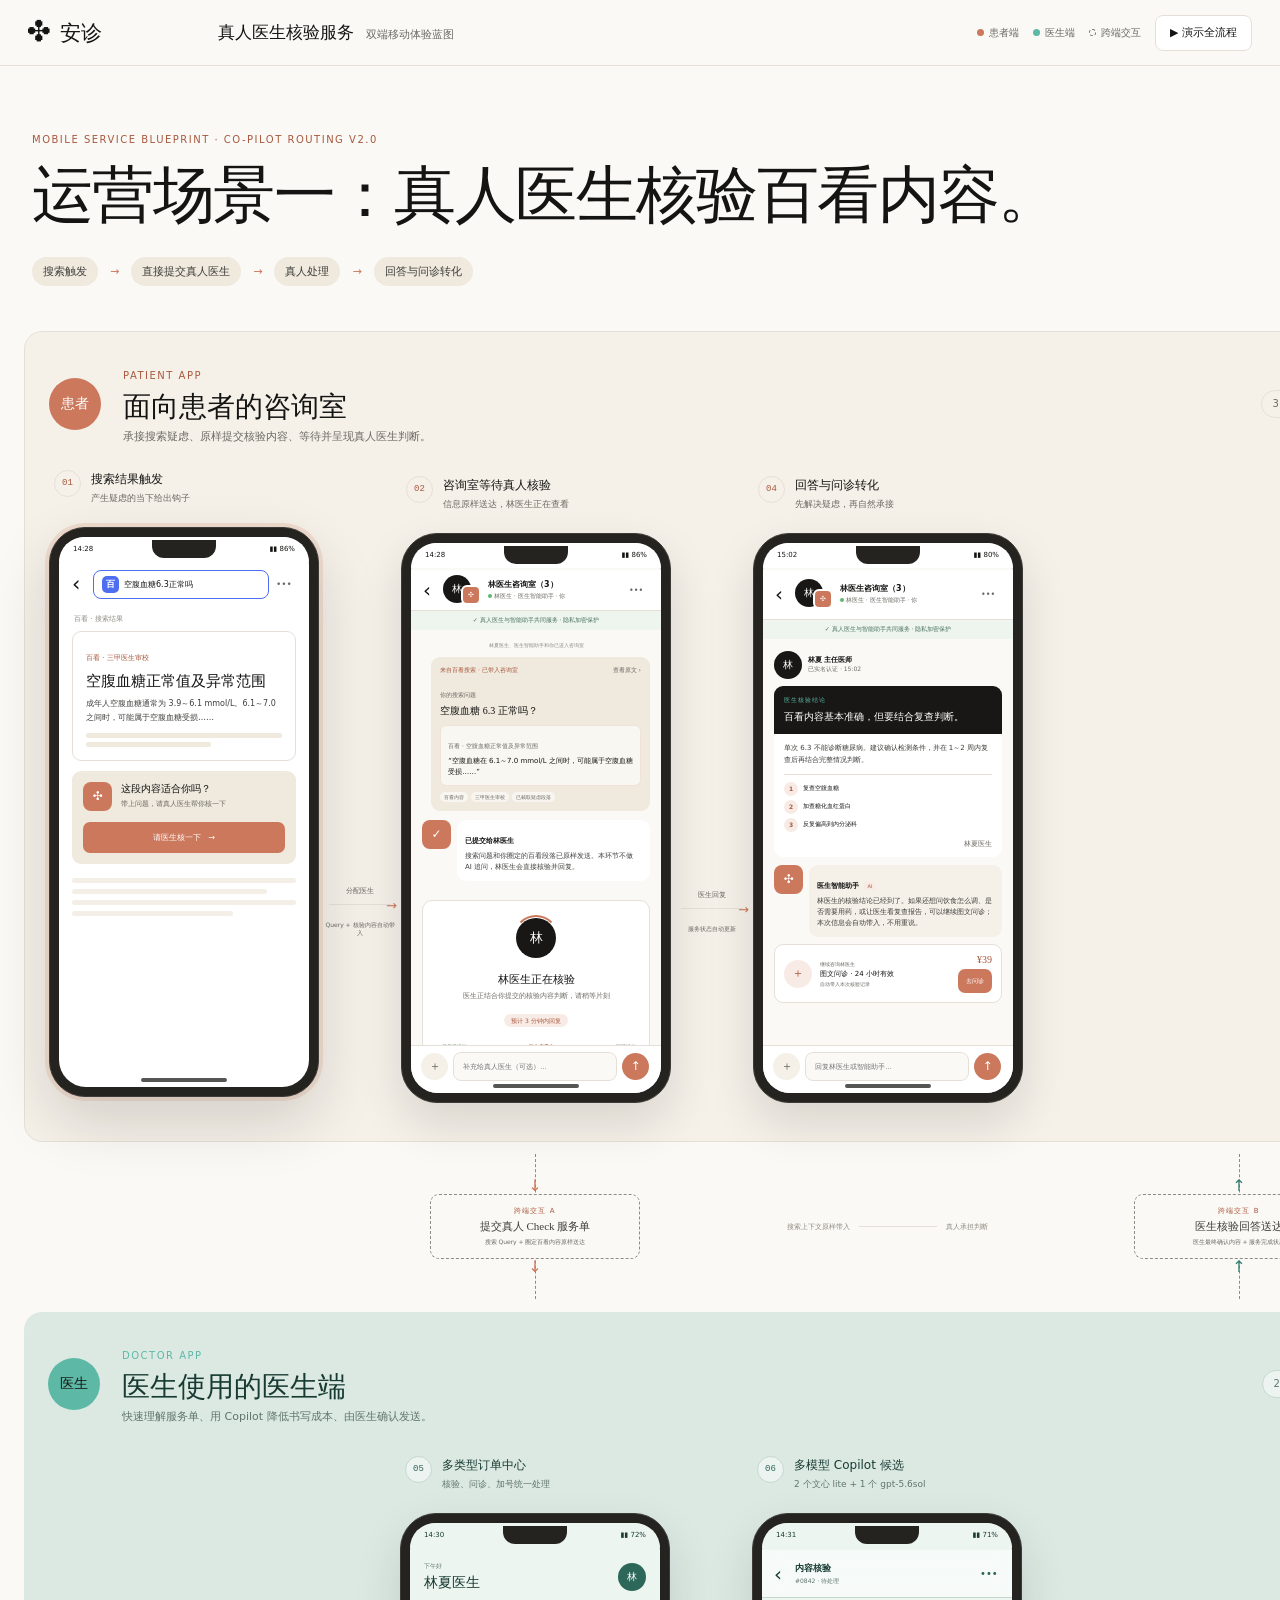
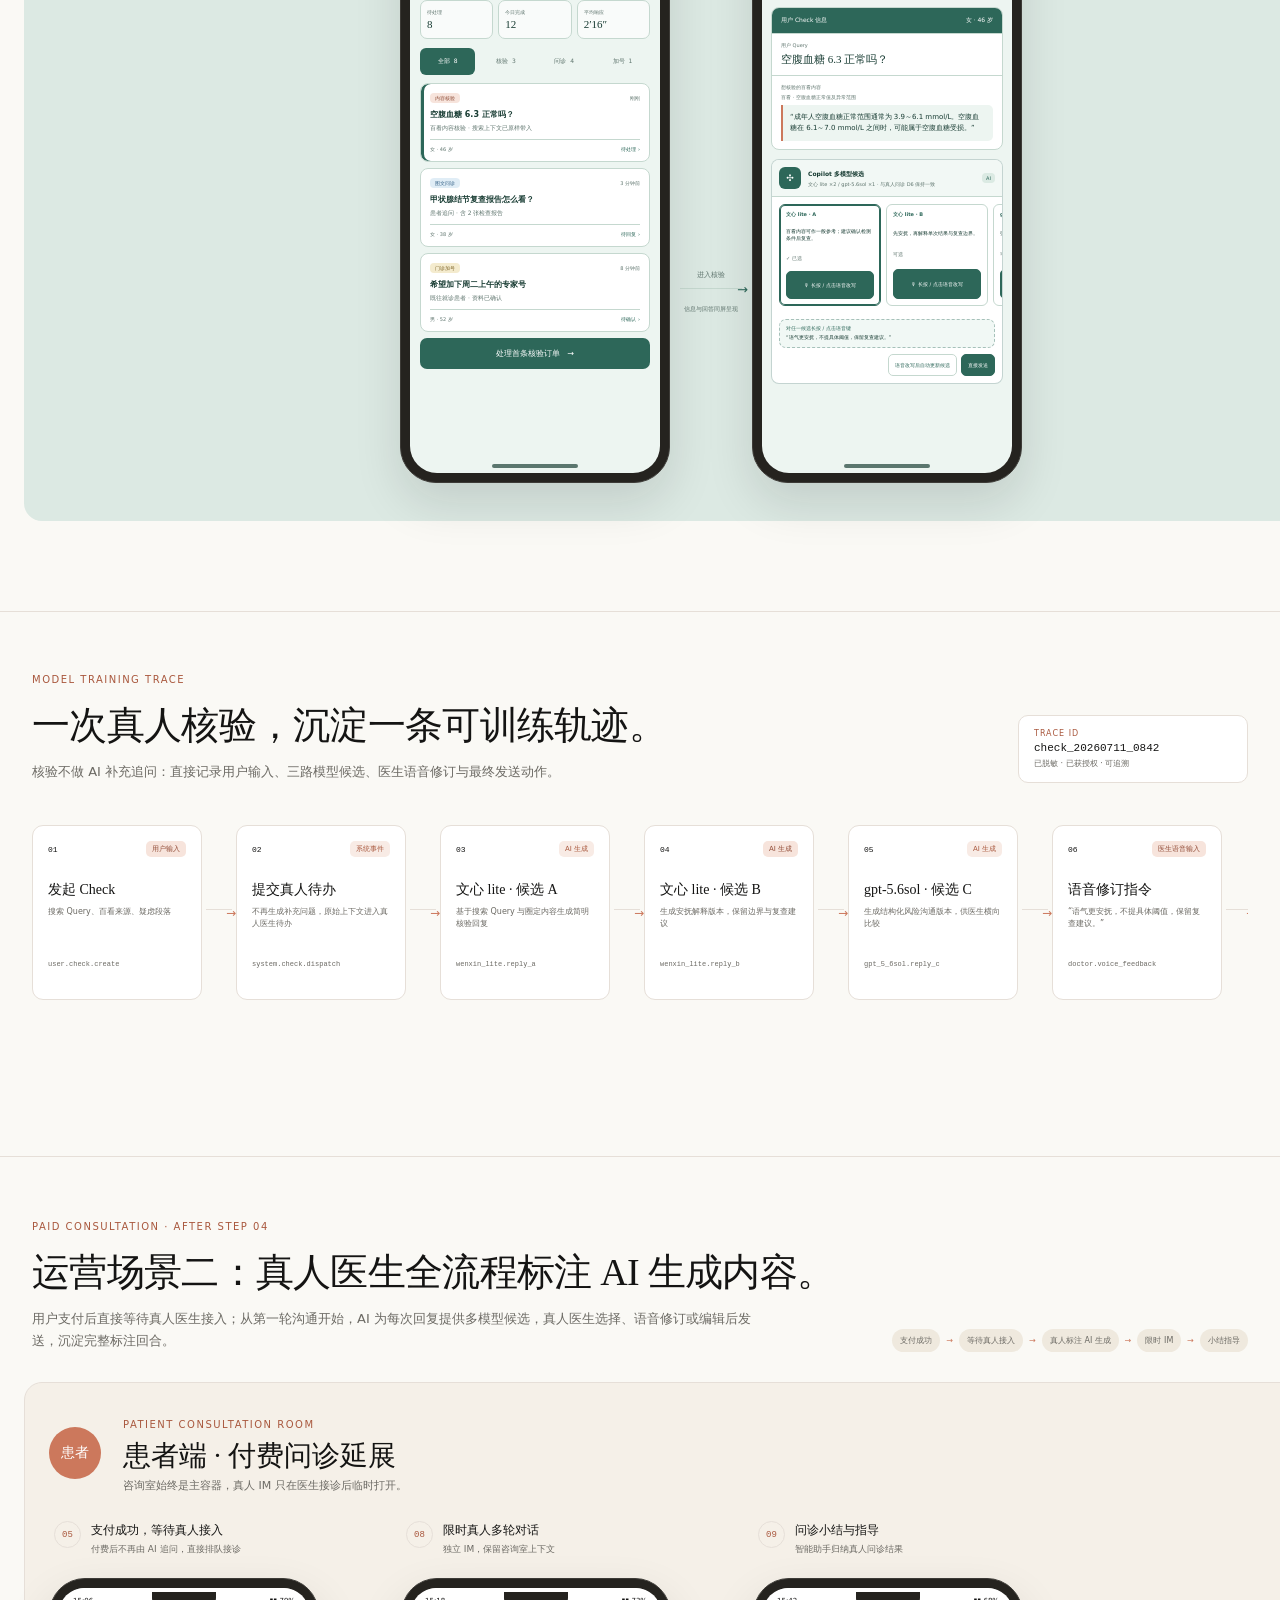
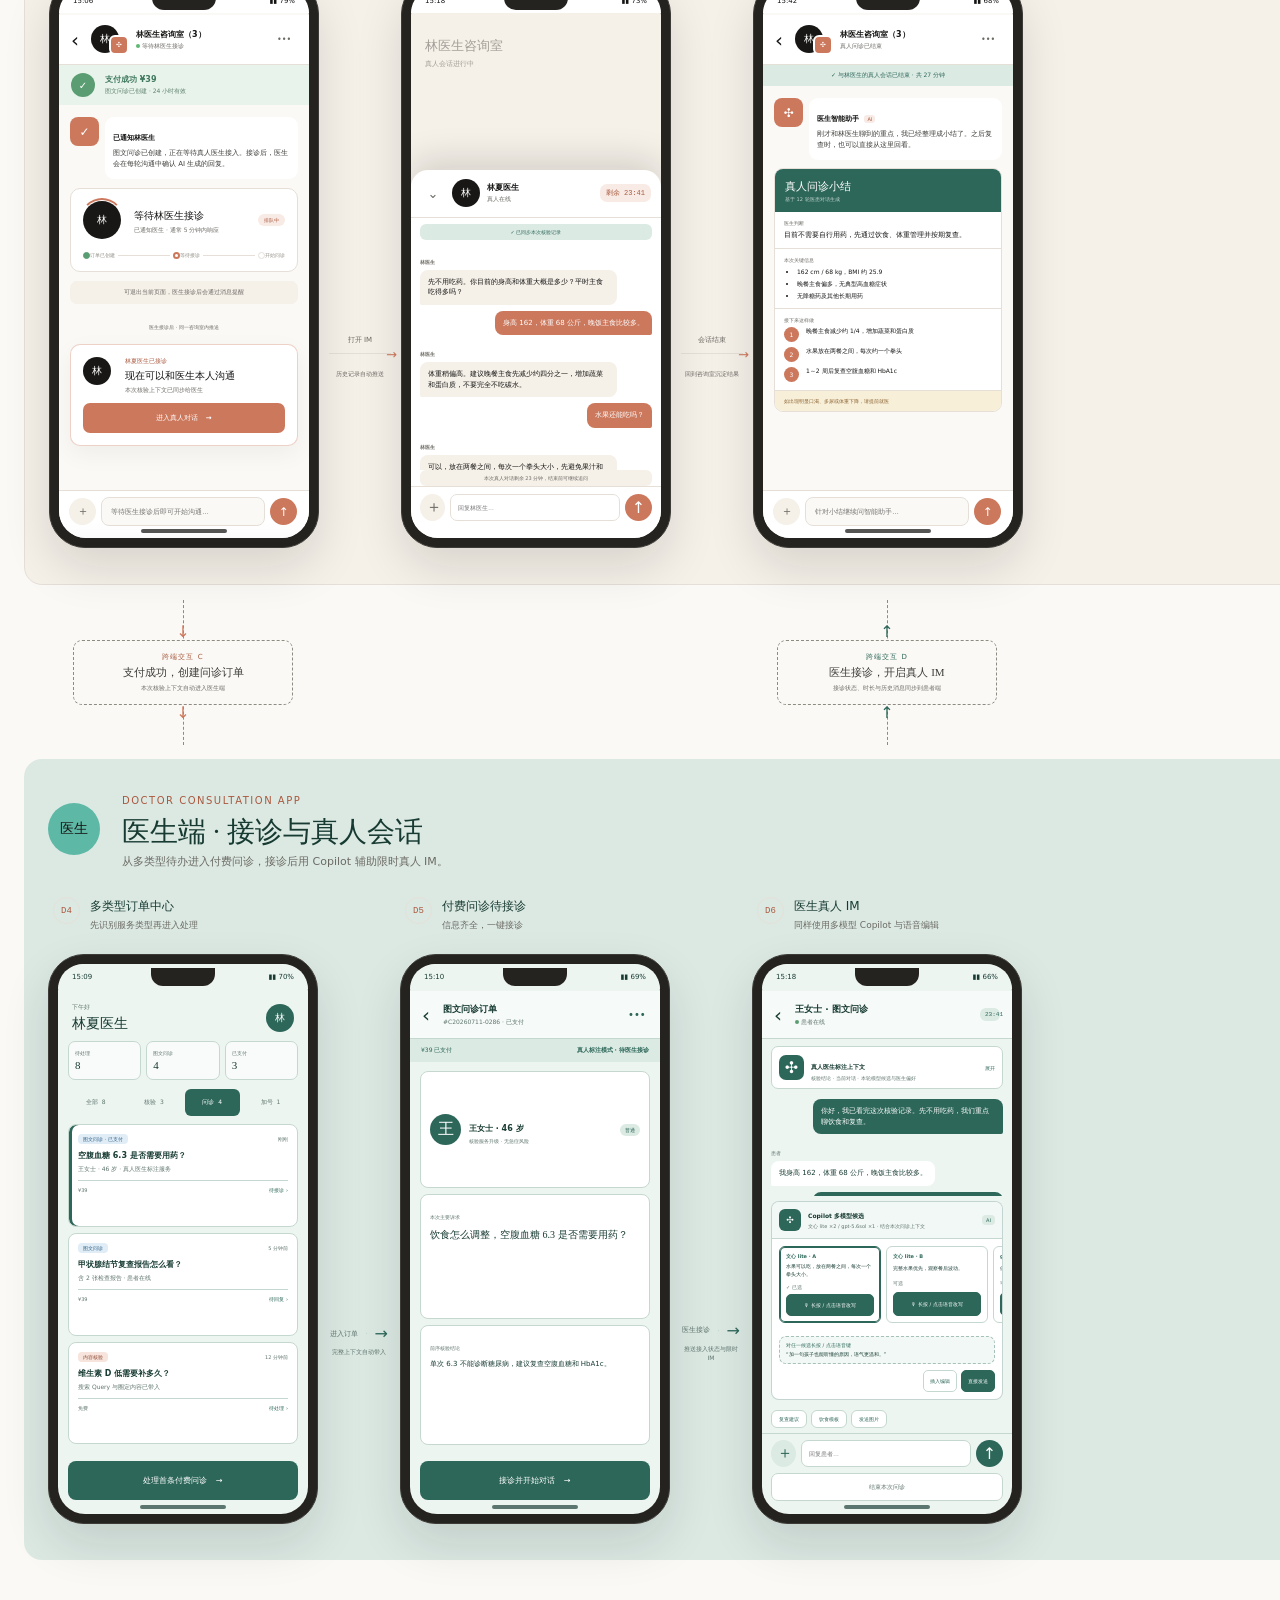
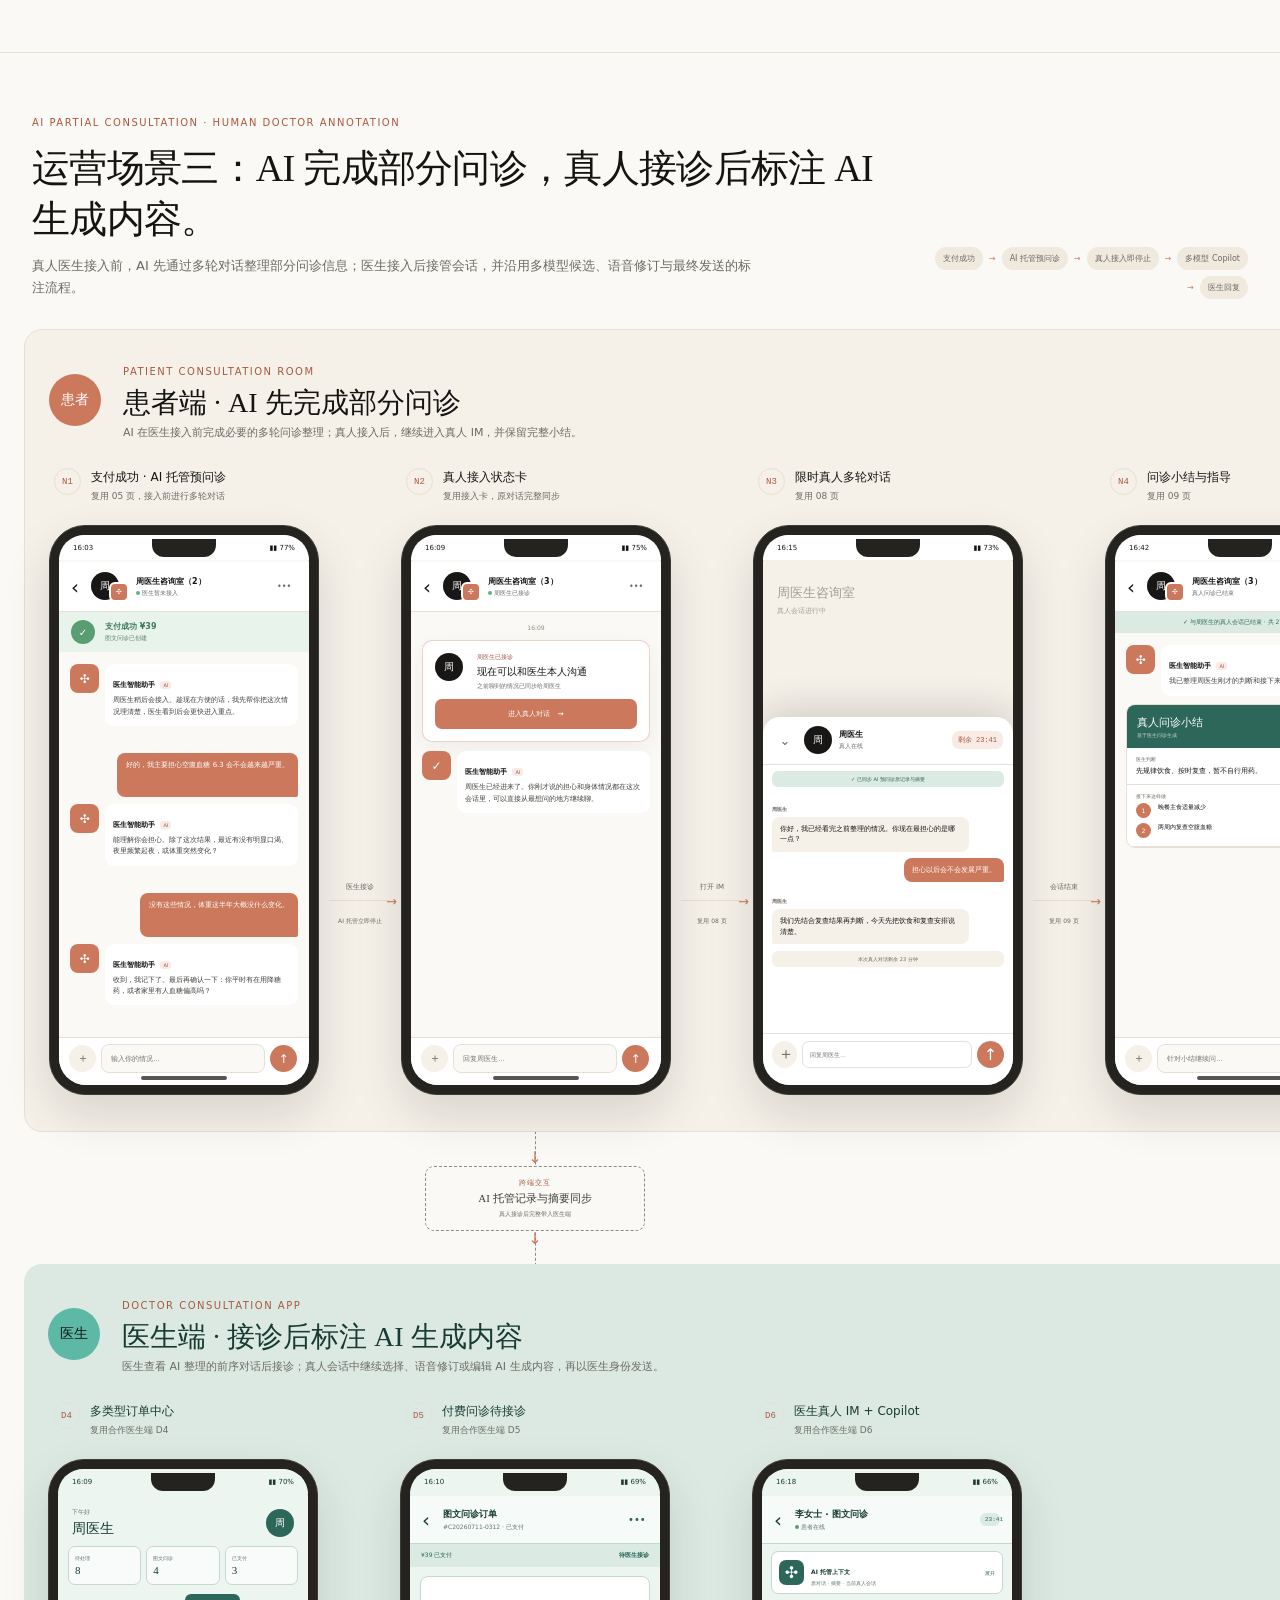
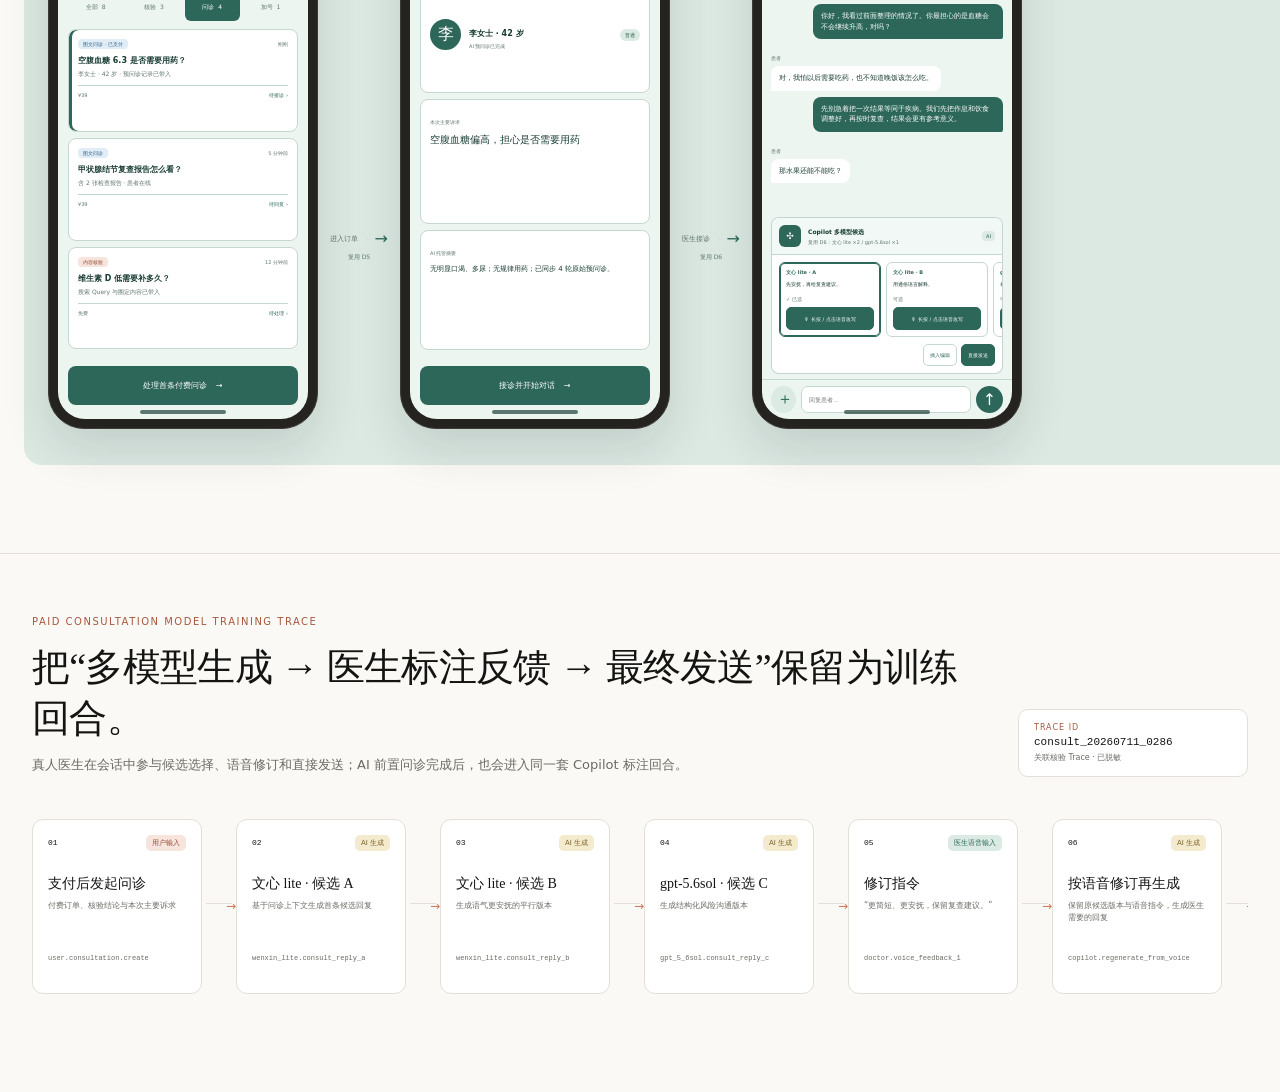
<file: index.html>
<!doctype html>
<html lang="zh-CN">
  <head>
    <meta charset="utf-8" />
    <meta name="viewport" content="width=device-width, initial-scale=1" />
    <meta name="theme-color" content="#faf9f5" />
    <meta name="description" content="安诊真人医生核验服务双端移动流程设计" />
    <title>安诊 · 双端移动服务蓝图</title>
    <link rel="stylesheet" href="styles.css?v=blueprint-v9" />
  </head>
  <body>
    <header class="topbar">
      <a class="brand" href="#top" aria-label="安诊服务蓝图首页"><span>✣</span>安诊</a>
      <div class="title-block">
        <strong>真人医生核验服务</strong>
        <span>双端移动体验蓝图</span>
      </div>
      <div class="top-actions">
        <div class="legend"><span><i class="patient-dot"></i>患者端</span><span><i class="doctor-dot"></i>医生端</span><span><i class="handoff-dot"></i>跨端交互</span></div>
        <button class="secondary-button" id="playFlowBtn" type="button">▶ 演示全流程</button>
      </div>
    </header>

    <main id="top">
      <section class="intro">
        <span class="eyebrow">MOBILE SERVICE BLUEPRINT · CO-PILOT ROUTING V2.0</span>
        <h1>运营场景一：真人医生核验百看内容。</h1>
        <div class="flow-summary" aria-label="流程摘要">
          <span>搜索触发</span><b>→</b><span>直接提交真人医生</span><b>→</b><span>真人处理</span><b>→</b><span>回答与问诊转化</span>
        </div>
      </section>

      <div class="blueprint-viewport" id="blueprintViewport">
        <div class="blueprint-canvas">
          <section class="lane patient-lane" data-lane="patient">
            <header class="lane-header">
              <div class="lane-role patient-role"><span>患者</span></div>
              <div><span class="eyebrow">PATIENT APP</span><h2>面向患者的咨询室</h2><p>承接搜索疑虑、原样提交核验内容、等待并呈现真人医生判断。</p></div>
              <div class="lane-count">3 个移动界面</div>
            </header>

            <div class="flow-grid patient-grid">
              <article class="phone-step active-step" id="step-p1" data-index="1">
                <div class="step-caption"><span>01</span><div><strong>搜索结果触发</strong><small>产生疑虑的当下给出钩子</small></div></div>
                <div class="phone-shell patient-phone">
                  <div class="phone-top"><span>14:28</span><i></i><span>▮▮ 86%</span></div>
                  <div class="phone-screen search-screen">
                    <div class="search-nav"><span class="back">‹</span><div><b>百</b><span>空腹血糖6.3正常吗</span></div><em>•••</em></div>
                    <div class="search-source">百看 · 搜索结果</div>
                    <article class="result-card">
                      <span class="source-badge">百看 · 三甲医生审校</span>
                      <h3>空腹血糖正常值及异常范围</h3>
                      <p>成年人空腹血糖通常为 3.9～6.1 mmol/L。6.1～7.0 之间时，可能属于空腹血糖受损……</p>
                      <div class="content-fade"><i></i><i></i></div>
                    </article>
                    <div class="check-entry">
                      <div class="mini-ai">✣</div>
                      <div><strong>这段内容适合你吗？</strong><p>带上问题，请真人医生帮你核一下</p></div>
                      <button class="coral-button flow-trigger" data-target="step-p2" type="button">请医生核一下 <span>→</span></button>
                    </div>
                    <div class="search-skeleton"><i></i><i></i><i></i><i></i></div>
                  </div>
                  <div class="home-indicator"></div>
                </div>
              </article>

              <div class="connector patient-connector" aria-label="分配医生并带入上下文"><span>分配医生</span><i></i><b>→</b><small>Query + 核验内容自动带入</small></div>

              <article class="phone-step" id="step-p2" data-index="2">
                <div class="step-caption"><span>02</span><div><strong>咨询室等待真人核验</strong><small>信息原样送达，林医生正在查看</small></div></div>
                <div class="phone-shell patient-phone">
                  <div class="phone-top"><span>14:28</span><i></i><span>▮▮ 86%</span></div>
                  <div class="phone-screen room-screen">
                    <header class="room-head group-room-head"><span>‹</span><div class="group-avatars"><div class="doctor-avatar">林</div><div class="assistant-avatar">✣</div></div><div><strong>林医生咨询室（3）</strong><small><i></i> 林医生 · 医生智能助手 · 你</small></div><em>•••</em></header>
                    <div class="trust-line">✓ 真人医生与智能助手共同服务 · 隐私加密保护</div>
                    <div class="chat-body">
                      <div class="group-system">林夏医生、医生智能助手和你已进入咨询室</div>
                      <div class="query-bubble context-pack">
                        <div class="context-head"><span>来自百看搜索 · 已带入咨询室</span><b>查看原文 ›</b></div>
                        <label>你的搜索问题</label><strong>空腹血糖 6.3 正常吗？</strong>
                        <div class="source-preview"><span>百看 · 空腹血糖正常值及异常范围</span><p>“空腹血糖在 6.1～7.0 mmol/L 之间时，可能属于空腹血糖受损……”</p></div>
                        <div class="context-meta"><span>百看内容</span><span>三甲医生审校</span><span>已截取疑虑段落</span></div>
                      </div>
                      <div class="ai-row"><div class="mini-ai">✓</div><span><strong>已提交给林医生</strong><p>搜索问题和你圈定的百看段落已原样发送。本环节不做 AI 追问，林医生会直接核验并回复。</p></span></div>
                      <div class="waiting-panel direct-doctor-waiting">
                        <div class="orbit"><div class="doctor-avatar">林</div><i></i></div>
                        <strong>林医生正在核验</strong>
                        <p>医生正结合你提交的核验内容判断，请稍等片刻</p>
                        <span>预计 3 分钟内回复</span>
                        <div class="waiting-steps"><b class="done">✓ 信息已送达</b><i></i><b class="active">医生查看中</b><i></i><b>回答送达</b></div>
                      </div>
                      <div class="soft-tip">可退出此页面，医生回复后会通过消息通知你</div>
                      <div class="scroll-hint">上下滑动查看完整对话</div>
                    </div>
                    <form class="chat-composer" data-reply="收到，这条消息会原样同步给林医生，不会触发 AI 补充追问。"><button type="button" aria-label="添加内容">＋</button><input autocomplete="off" placeholder="补充给真人医生（可选）…" /><button class="send-chat" type="submit" aria-label="发送">↑</button></form>
                  </div>
                  <div class="home-indicator"></div>
                </div>
              </article>

              <div class="connector patient-connector"><span>医生回复</span><i></i><b>→</b><small>服务状态自动更新</small></div>

              <article class="phone-step" id="step-p4" data-index="4">
                <div class="step-caption"><span>04</span><div><strong>回答与问诊转化</strong><small>先解决疑虑，再自然承接</small></div></div>
                <div class="phone-shell patient-phone">
                  <div class="phone-top"><span>15:02</span><i></i><span>▮▮ 80%</span></div>
                  <div class="phone-screen room-screen answer-screen">
                    <header class="room-head group-room-head"><span>‹</span><div class="group-avatars"><div class="doctor-avatar">林</div><div class="assistant-avatar">✣</div></div><div><strong>林医生咨询室（3）</strong><small><i></i> 林医生 · 医生智能助手 · 你</small></div><em>•••</em></header>
                    <div class="trust-line">✓ 真人医生与智能助手共同服务 · 隐私加密保护</div>
                    <div class="chat-body">
                      <div class="doctor-label"><div class="doctor-avatar">林</div><span><strong>林夏 主任医师</strong><small>已实名认证 · 15:02</small></span></div>
                      <article class="doctor-answer">
                        <header><span>医生核验结论</span><strong>百看内容基本准确，但要结合复查判断。</strong></header>
                        <p>单次 6.3 不能诊断糖尿病。建议确认检测条件，并在 1～2 周内复查后再结合完整情况判断。</p>
                        <ul><li><b>1</b>复查空腹血糖</li><li><b>2</b>加查糖化血红蛋白</li><li><b>3</b>反复偏高到内分泌科</li></ul>
                        <div class="doctor-sign">林夏医生</div>
                      </article>
                      <div class="ai-row consult-guide"><div class="mini-ai">✣</div><span><strong>医生智能助手 <em>AI</em></strong><p>林医生的核验结论已经到了。如果还想问饮食怎么调、是否需要用药，或让医生看复查报告，可以继续图文问诊；本次信息会自动带入，不用重说。</p></span></div>
                      <div class="consult-card"><div class="consult-icon">＋</div><div class="consult-copy"><span>继续咨询林医生</span><strong>图文问诊 · 24 小时有效</strong><p>自动带入本次核验记录</p></div><div class="consult-action"><b>¥39</b><button class="cream-button" type="button">去问诊</button></div></div>
                    </div>
                    <form class="chat-composer" data-reply="收到。如果需要林医生继续判断，可以发起图文问诊，本次记录会一并带入。"><button type="button" aria-label="添加内容">＋</button><input autocomplete="off" placeholder="回复林医生或智能助手…" /><button class="send-chat" type="submit" aria-label="发送">↑</button></form>
                  </div>
                  <div class="home-indicator"></div>
                </div>
              </article>
            </div>
          </section>

          <section class="handoff-zone" aria-label="患者端与医生端交互">
            <div class="handoff-line submit-line" id="bridge-submit">
              <span class="arrow-down">↓</span>
              <div><i>跨端交互 A</i><strong>提交真人 Check 服务单</strong><small>搜索 Query + 圈定百看内容原样送达</small></div>
              <span class="arrow-down">↓</span>
            </div>
            <div class="handoff-center"><span>搜索上下文原样带入</span><i></i><span>真人承担判断</span></div>
            <div class="handoff-line response-line" id="bridge-response">
              <span class="arrow-up">↑</span>
              <div><i>跨端交互 B</i><strong>医生核验回答送达</strong><small>医生最终确认内容 + 服务完成状态</small></div>
              <span class="arrow-up">↑</span>
            </div>
          </section>

          <section class="lane doctor-lane" data-lane="doctor">
            <header class="lane-header">
              <div class="lane-role doctor-role"><span>医生</span></div>
              <div><span class="eyebrow">DOCTOR APP</span><h2>医生使用的医生端</h2><p>快速理解服务单、用 Copilot 降低书写成本、由医生确认发送。</p></div>
              <div class="lane-count">2 个移动界面</div>
            </header>

            <div class="flow-grid doctor-grid">
              <div class="doctor-spacer" aria-hidden="true"></div>
              <div class="connector connector-spacer" aria-hidden="true"></div>

              <article class="phone-step" id="step-d1" data-index="5">
                <div class="step-caption"><span>05</span><div><strong>多类型订单中心</strong><small>核验、问诊、加号统一处理</small></div></div>
                <div class="phone-shell doctor-phone">
                  <div class="phone-top dark-top"><span>14:30</span><i></i><span>▮▮ 72%</span></div>
                  <div class="phone-screen doctor-mobile order-hub">
                    <header class="doctor-home-head"><div><span>下午好</span><strong>林夏医生</strong></div><div class="doctor-avatar">林</div></header>
                    <div class="order-overview"><div><span>待处理</span><strong>8</strong></div><div><span>今日完成</span><strong>12</strong></div><div><span>平均响应</span><strong>2′16″</strong></div></div>
                    <div class="order-tabs"><button class="active" type="button">全部 <i>8</i></button><button type="button">核验 <i>3</i></button><button type="button">问诊 <i>4</i></button><button type="button">加号 <i>1</i></button></div>
                    <div class="order-list">
                      <article class="mobile-order active-order"><header><span class="order-type check-type">内容核验</span><time>刚刚</time></header><strong>空腹血糖 6.3 正常吗？</strong><p>百看内容核验 · 搜索上下文已原样带入</p><footer><span>女 · 46 岁</span><b>待处理 ›</b></footer></article>
                      <article class="mobile-order"><header><span class="order-type consult-type">图文问诊</span><time>3 分钟前</time></header><strong>甲状腺结节复查报告怎么看？</strong><p>患者追问 · 含 2 张检查报告</p><footer><span>女 · 38 岁</span><b>待回复 ›</b></footer></article>
                      <article class="mobile-order"><header><span class="order-type plus-type">门诊加号</span><time>8 分钟前</time></header><strong>希望加下周二上午的专家号</strong><p>既往就诊患者 · 资料已确认</p><footer><span>男 · 52 岁</span><b>待确认 ›</b></footer></article>
                      <button class="teal-button flow-trigger" data-target="step-d2" type="button">处理首条核验订单 <span>→</span></button>
                    </div>
                  </div>
                  <div class="home-indicator dark-indicator"></div>
                </div>
              </article>

              <div class="connector doctor-connector"><span>进入核验</span><i></i><b>→</b><small>信息与回答同屏呈现</small></div>

              <article class="phone-step" id="step-d2" data-index="6">
                <div class="step-caption"><span>06</span><div><strong>多模型 Copilot 候选</strong><small>2 个文心 lite + 1 个 gpt-5.6sol</small></div></div>
                <div class="phone-shell doctor-phone">
                  <div class="phone-top dark-top"><span>14:31</span><i></i><span>▮▮ 71%</span></div>
                  <div class="phone-screen doctor-mobile case-workbench">
                    <header class="doctor-nav"><span>‹</span><div><strong>内容核验</strong><small>#0842 · 待处理</small></div><em>•••</em></header>
                    <section class="doctor-info-sheet">
                      <div class="sheet-head"><span>用户 Check 信息</span><b>女 · 46 岁</b></div>
                      <div class="info-block"><label>用户 Query</label><h3>空腹血糖 6.3 正常吗？</h3></div>
                      <div class="info-block"><label>想核验的百看内容</label><small>百看 · 空腹血糖正常值及异常范围</small><blockquote>“成年人空腹血糖正常范围通常为 3.9～6.1 mmol/L。空腹血糖在 6.1～7.0 mmol/L 之间时，可能属于空腹血糖受损。”</blockquote></div>
                    </section>
                    <section class="doctor-copilot-reply check-copilot">
                      <header><div class="copilot-icon">✣</div><div><strong>Copilot 多模型候选</strong><small>文心 lite ×2 / gpt-5.6sol ×1 · 与真人问诊 D6 保持一致</small></div><span>AI</span></header>
                      <div class="live-model-candidates">
                        <div class="live-model-card selected" data-check-reply="这段百看内容关于一般参考范围的表述基本准确。单次 6.3 mmol/L 不能作为诊断依据，建议确认检测条件后在 1～2 周内复查。" role="button" tabindex="0"><span>文心 lite · A</span><p>百看内容可作一般参考；建议确认检测条件后复查。</p><small>✓ 已选</small><button class="voice-edit" data-voice-target="check" data-source="文心 lite · A" type="button">🎙 长按 / 点击语音改写</button></div>
                        <div class="live-model-card" data-check-reply="先不用太紧张。百看内容可以参考，但一次结果仍要结合检测条件和复查结果判断，保持正常作息后复查即可。" role="button" tabindex="0"><span>文心 lite · B</span><p>先安抚，再解释单次结果与复查边界。</p><small>可选</small><button class="voice-edit" data-voice-target="check" data-source="文心 lite · B" type="button">🎙 长按 / 点击语音改写</button></div>
                        <div class="live-model-card" data-check-reply="百看内容不能替代个体诊断。若重复检测仍偏高，或伴有明显不适，建议及时线下就诊并进一步检查。" role="button" tabindex="0"><span>gpt-5.6sol · C</span><p>强调风险边界、复查与线下就医建议。</p><small>可选</small><button class="voice-edit" data-voice-target="check" data-source="gpt-5.6sol · C" type="button">🎙 长按 / 点击语音改写</button></div>
                      </div>
                      <div class="voice-command-card compact-voice"><span>对任一候选长按 / 点击语音键</span><b>“语气更安抚，不提具体阈值，保留复查建议。”</b></div>
                      <footer><button type="button">语音改写后自动更新候选</button><button class="flow-trigger" data-target="bridge-response" type="button">直接发送</button></footer>
                    </section>
                  </div>
                  <div class="home-indicator dark-indicator"></div>
                </div>
              </article>

            </div>
          </section>
        </div>
      </div>

      <section class="trace-section" aria-labelledby="traceTitle">
        <header class="trace-header">
          <div>
            <span class="eyebrow">MODEL TRAINING TRACE</span>
            <h2 id="traceTitle">一次真人核验，沉淀一条可训练轨迹。</h2>
            <p>核验不做 AI 补充追问：直接记录用户输入、三路模型候选、医生语音修订与最终发送动作。</p>
          </div>
          <div class="trace-id"><span>TRACE ID</span><strong>check_20260711_0842</strong><small>已脱敏 · 已获授权 · 可追溯</small></div>
        </header>

        <div class="trace-flow" aria-label="训练数据事件链">
          <article class="trace-event user-event">
            <header><span>01</span><b>用户输入</b></header>
            <strong>发起 Check</strong>
            <p>搜索 Query、百看来源、疑虑段落</p>
            <code>user.check.create</code>
          </article>
          <div class="trace-arrow"><i></i><span>→</span></div>
          <article class="trace-event assistant-event">
            <header><span>02</span><b>系统事件</b></header>
            <strong>提交真人待办</strong>
            <p>不再生成补充问题，原始上下文进入真人医生待办</p>
            <code>system.check.dispatch</code>
          </article>
          <div class="trace-arrow"><i></i><span>→</span></div>
          <article class="trace-event question-event">
            <header><span>03</span><b>AI 生成</b></header>
            <strong>文心 lite · 候选 A</strong>
            <p>基于搜索 Query 与圈定内容生成简明核验回复</p>
            <code>wenxin_lite.reply_a</code>
          </article>
          <div class="trace-arrow"><i></i><span>→</span></div>
          <article class="trace-event user-event">
            <header><span>04</span><b>AI 生成</b></header>
            <strong>文心 lite · 候选 B</strong>
            <p>生成安抚解释版本，保留边界与复查建议</p>
            <code>wenxin_lite.reply_b</code>
          </article>
          <div class="trace-arrow"><i></i><span>→</span></div>
          <article class="trace-event question-event">
            <header><span>05</span><b>AI 生成</b></header>
            <strong>gpt-5.6sol · 候选 C</strong>
            <p>生成结构化风险沟通版本，供医生横向比较</p>
            <code>gpt_5_6sol.reply_c</code>
          </article>
          <div class="trace-arrow"><i></i><span>→</span></div>
          <article class="trace-event user-event">
            <header><span>06</span><b>医生语音输入</b></header>
            <strong>语音修订指令</strong>
            <p>“语气更安抚，不提具体阈值，保留复查建议。”</p>
            <code>doctor.voice_feedback</code>
          </article>
          <div class="trace-arrow"><i></i><span>→</span></div>
          <article class="trace-event question-event">
            <header><span>07</span><b>AI 生成</b></header>
            <strong>修订后候选</strong>
            <p>保留原候选上下文，按医生语音要求重新生成</p>
            <code>copilot.regenerate_from_voice</code>
          </article>
          <div class="trace-arrow"><i></i><span>→</span></div>
          <article class="trace-event user-event">
            <header><span>08</span><b>医生动作</b></header>
            <strong>选择并编辑</strong>
            <p>选择候选、确认修改差异与最终回答</p>
            <code>doctor.select_and_edit</code>
          </article>
          <div class="trace-arrow"><i></i><span>→</span></div>
          <article class="trace-event copilot-event">
            <header><span>09</span><b>医生动作</b></header>
            <strong>最终发送</strong>
            <p>以真人医生身份向患者发送核验回答</p>
            <code>doctor.finalize</code>
          </article>
          <div class="trace-arrow"><i></i><span>→</span></div>
          <article class="trace-event doctor-event">
            <header><span>10</span><b>系统事件</b></header>
            <strong>回答送达</strong>
            <p>回传患者咨询室，并生成后续问诊入口</p>
            <code>system.check.delivered</code>
          </article>
        </div>
      </section>

      <section class="consultation-extension" aria-labelledby="consultationTitle">
        <header class="extension-header">
          <div>
            <span class="eyebrow">PAID CONSULTATION · AFTER STEP 04</span>
            <h2 id="consultationTitle">运营场景二：真人医生全流程标注 AI 生成内容。</h2>
            <p>用户支付后直接等待真人医生接入；从第一轮沟通开始，AI 为每次回复提供多模型候选，真人医生选择、语音修订或编辑后发送，沉淀完整标注回合。</p>
          </div>
          <div class="extension-path"><span>支付成功</span><b>→</b><span>等待真人接入</span><b>→</b><span>真人标注 AI 生成</span><b>→</b><span>限时 IM</span><b>→</b><span>小结指导</span></div>
        </header>

        <div class="extension-viewport" id="extensionViewport">
          <div class="extension-canvas">
            <section class="extension-lane extension-patient-lane">
              <header class="lane-header compact-lane-header">
                <div class="lane-role patient-role"><span>患者</span></div>
                <div><span class="eyebrow">PATIENT CONSULTATION ROOM</span><h2>患者端 · 付费问诊延展</h2><p>咨询室始终是主容器，真人 IM 只在医生接诊后临时打开。</p></div>
                <div class="lane-count">3 个移动界面</div>
              </header>

              <div class="extension-grid patient-extension-grid">
                <article class="phone-step" id="step-p5">
                  <div class="step-caption"><span>05</span><div><strong>支付成功，等待真人接入</strong><small>付费后不再由 AI 追问，直接排队接诊</small></div></div>
                  <div class="phone-shell patient-phone">
                    <div class="phone-top"><span>15:06</span><i></i><span>▮▮ 79%</span></div>
                    <div class="phone-screen room-screen">
                      <header class="room-head group-room-head"><span>‹</span><div class="group-avatars"><div class="doctor-avatar">林</div><div class="assistant-avatar">✣</div></div><div><strong>林医生咨询室（3）</strong><small><i></i> 等待林医生接诊</small></div><em>•••</em></header>
                      <div class="payment-success-tip"><span>✓</span><div><strong>支付成功 ¥39</strong><small>图文问诊已创建 · 24 小时有效</small></div></div>
                      <div class="chat-body">
                        <div class="ai-row"><div class="mini-ai">✓</div><span><strong>已通知林医生</strong><p>图文问诊已创建，正在等待真人医生接入。接诊后，医生会在每轮沟通中确认 AI 生成的回复。</p></span></div>
                        <div class="accept-wait-card">
                          <div class="wait-doctor"><div class="doctor-avatar">林</div><i></i></div>
                          <div><strong>等待林医生接诊</strong><p>已通知医生 · 通常 5 分钟内响应</p></div>
                          <span>排队中</span>
                          <footer><i class="done"></i><b>订单已创建</b><em></em><i class="active"></i><b>等待接诊</b><em></em><i></i><b>开始问诊</b></footer>
                        </div>
                        <div class="wait-note">可退出当前页面，医生接诊后会通过消息提醒</div>
                        <div class="joined-transition-label">医生接诊后 · 同一咨询室内推送</div>
                        <div class="doctor-joined-card compact-joined-card">
                          <div class="doctor-avatar">林</div>
                          <div><span>林夏医生已接诊</span><strong>现在可以和医生本人沟通</strong><p>本次核验上下文已同步给医生</p></div>
                          <button id="openDoctorImBtn" type="button">进入真人对话 <b>→</b></button>
                        </div>
                      </div>
                      <form class="chat-composer"><button type="button" disabled>＋</button><input disabled placeholder="等待医生接诊后即可开始沟通…" /><button class="send-chat" type="button" disabled>↑</button></form>
                      <div class="doctor-im-backdrop" id="doctorImBackdrop"></div>
                      <section class="doctor-im-sheet" id="doctorImSheet" aria-label="与林医生真人对话">
                        <header><button id="closeDoctorImBtn" type="button">⌄</button><div class="doctor-avatar">林</div><div><strong>林夏医生</strong><small>真人在线 · 剩余 29:48</small></div><span>•••</span></header>
                        <div class="history-imported">✓ 已同步本次核验记录</div>
                        <div class="sheet-welcome"><strong>林夏医生</strong><p>你好，我已看完你提交的核验内容。我们从你现在最想解决的问题开始聊。</p></div>
                        <form><button type="button">＋</button><input placeholder="回复林医生…" /><button type="button">↑</button></form>
                      </section>
                    </div>
                    <div class="home-indicator"></div>
                  </div>
                </article>

                <div class="connector patient-connector"><span>打开 IM</span><i></i><b>→</b><small>历史记录自动推送</small></div>

                <article class="phone-step" id="step-p8">
                  <div class="step-caption"><span>08</span><div><strong>限时真人多轮对话</strong><small>独立 IM，保留咨询室上下文</small></div></div>
                  <div class="phone-shell patient-phone">
                    <div class="phone-top"><span>15:18</span><i></i><span>▮▮ 73%</span></div>
                    <div class="phone-screen im-demo-screen">
                      <div class="im-underlay"><span>林医生咨询室</span><p>真人会话进行中</p></div>
                      <section class="doctor-im-sheet open persistent-sheet">
                        <header><button type="button">⌄</button><div class="doctor-avatar">林</div><div><strong>林夏医生</strong><small><i></i> 真人在线</small></div><span class="time-limit">剩余 23:41</span></header>
                        <div class="history-imported">✓ 已同步本次核验记录</div>
                        <div class="im-messages">
                          <div class="doctor-im-message"><b>林医生</b><p>先不用吃药。你目前的身高和体重大概是多少？平时主食吃得多吗？</p></div>
                          <div class="patient-im-message">身高 162，体重 68 公斤，晚饭主食比较多。</div>
                          <div class="doctor-im-message"><b>林医生</b><p>体重稍偏高。建议晚餐主食先减少约四分之一，增加蔬菜和蛋白质，不要完全不吃碳水。</p></div>
                          <div class="patient-im-message">水果还能吃吗？</div>
                          <div class="doctor-im-message"><b>林医生</b><p>可以，放在两餐之间，每次一个拳头大小，先避免果汁和高糖水果。</p></div>
                        </div>
                        <div class="duration-notice">本次真人对话剩余 23 分钟，结束前可继续追问</div>
                        <form class="im-composer"><button type="button">＋</button><input placeholder="回复林医生…" /><button type="button">↑</button></form>
                      </section>
                    </div>
                    <div class="home-indicator"></div>
                  </div>
                </article>

                <div class="connector patient-connector"><span>会话结束</span><i></i><b>→</b><small>回到咨询室沉淀结果</small></div>

                <article class="phone-step" id="step-p9">
                  <div class="step-caption"><span>09</span><div><strong>问诊小结与指导</strong><small>智能助手归纳真人问诊结果</small></div></div>
                  <div class="phone-shell patient-phone">
                    <div class="phone-top"><span>15:42</span><i></i><span>▮▮ 68%</span></div>
                    <div class="phone-screen room-screen summary-screen">
                      <header class="room-head group-room-head"><span>‹</span><div class="group-avatars"><div class="doctor-avatar">林</div><div class="assistant-avatar">✣</div></div><div><strong>林医生咨询室（3）</strong><small>真人问诊已结束</small></div><em>•••</em></header>
                      <div class="session-ended-tip">✓ 与林医生的真人会话已结束 · 共 27 分钟</div>
                      <div class="chat-body">
                        <div class="ai-row"><div class="mini-ai">✣</div><span><strong>医生智能助手 <em>AI</em></strong><p>刚才和林医生聊到的重点，我已经整理成小结了。之后复查时，也可以直接从这里回看。</p></span></div>
                        <article class="consult-summary-card">
                          <header><span>真人问诊小结</span><small>基于 12 轮医患对话生成</small></header>
                          <section><label>医生判断</label><p>目前不需要自行用药，先通过饮食、体重管理并按期复查。</p></section>
                          <section><label>本次关键信息</label><ul><li>162 cm / 68 kg，BMI 约 25.9</li><li>晚餐主食偏多，无典型高血糖症状</li><li>无降糖药及其他长期用药</li></ul></section>
                          <section class="guidance-section"><label>接下来这样做</label><ol><li><b>1</b><span>晚餐主食减少约 1/4，增加蔬菜和蛋白质</span></li><li><b>2</b><span>水果放在两餐之间，每次约一个拳头</span></li><li><b>3</b><span>1～2 周后复查空腹血糖和 HbA1c</span></li></ol></section>
                          <footer>如出现明显口渴、多尿或体重下降，请提前就医</footer>
                        </article>
                      </div>
                      <form class="chat-composer" data-reply="可以，我会继续基于这份问诊小结为你解释和提醒。"><button type="button">＋</button><input placeholder="针对小结继续问智能助手…" /><button class="send-chat" type="submit">↑</button></form>
                    </div>
                    <div class="home-indicator"></div>
                  </div>
                </article>
              </div>
            </section>

            <section class="extension-handoff-zone" aria-label="付费问诊跨端交互">
              <div class="extension-handoff payment-handoff" id="consult-payment-handoff"><span>↓</span><div><i>跨端交互 C</i><strong>支付成功，创建问诊订单</strong><small>本次核验上下文自动进入医生端</small></div><span>↓</span></div>
              <div class="extension-handoff join-handoff" id="consult-join-handoff"><span>↑</span><div><i>跨端交互 D</i><strong>医生接诊，开启真人 IM</strong><small>接诊状态、时长与历史消息同步到患者端</small></div><span>↑</span></div>
            </section>

            <section class="extension-lane extension-doctor-lane">
              <header class="lane-header compact-lane-header">
                <div class="lane-role doctor-role"><span>医生</span></div>
                <div><span class="eyebrow">DOCTOR CONSULTATION APP</span><h2>医生端 · 接诊与真人会话</h2><p>从多类型待办进入付费问诊，接诊后用 Copilot 辅助限时真人 IM。</p></div>
                <div class="lane-count">3 个移动界面</div>
              </header>
              <div class="extension-grid doctor-extension-grid">
                <article class="phone-step" id="step-d4">
                  <div class="step-caption"><span>D4</span><div><strong>多类型订单中心</strong><small>先识别服务类型再进入处理</small></div></div>
                  <div class="phone-shell doctor-phone">
                    <div class="phone-top dark-top"><span>15:09</span><i></i><span>▮▮ 70%</span></div>
                    <div class="phone-screen doctor-mobile consultation-order-hub">
                      <header class="doctor-home-head"><div><span>下午好</span><strong>林夏医生</strong></div><div class="doctor-avatar">林</div></header>
                      <div class="order-overview"><div><span>待处理</span><strong>8</strong></div><div><span>图文问诊</span><strong>4</strong></div><div><span>已支付</span><strong>3</strong></div></div>
                      <div class="order-tabs"><button type="button">全部 <i>8</i></button><button type="button">核验 <i>3</i></button><button class="active" type="button">问诊 <i>4</i></button><button type="button">加号 <i>1</i></button></div>
                      <div class="consultation-order-list">
                      <article class="mobile-order active-order"><header><span class="order-type consult-type">图文问诊 · 已支付</span><time>刚刚</time></header><strong>空腹血糖 6.3 是否需要用药？</strong><p>王女士 · 46 岁 · 真人医生标注服务</p><footer><span>¥39</span><b>待接诊 ›</b></footer></article>
                        <article class="mobile-order"><header><span class="order-type consult-type">图文问诊</span><time>5 分钟前</time></header><strong>甲状腺结节复查报告怎么看？</strong><p>含 2 张检查报告 · 患者在线</p><footer><span>¥39</span><b>待回复 ›</b></footer></article>
                        <article class="mobile-order"><header><span class="order-type check-type">内容核验</span><time>12 分钟前</time></header><strong>维生素 D 低需要补多久？</strong><p>搜索 Query 与圈定内容已带入</p><footer><span>免费</span><b>待处理 ›</b></footer></article>
                      </div>
                      <button class="accept-consult-button flow-trigger" data-target="step-d5" type="button">处理首条付费问诊 <span>→</span></button>
                    </div>
                    <div class="home-indicator dark-indicator"></div>
                  </div>
                </article>

                <div class="ext-doctor-connector first-doctor-connector"><span>进入订单</span><i></i><b>→</b><small>完整上下文自动带入</small></div>

                <article class="phone-step" id="step-d5">
                  <div class="step-caption"><span>D5</span><div><strong>付费问诊待接诊</strong><small>信息齐全，一键接诊</small></div></div>
                  <div class="phone-shell doctor-phone">
                    <div class="phone-top dark-top"><span>15:10</span><i></i><span>▮▮ 69%</span></div>
                    <div class="phone-screen doctor-mobile consult-order-screen">
                      <header class="doctor-nav"><span>‹</span><div><strong>图文问诊订单</strong><small>#C20260711-0286 · 已支付</small></div><em>•••</em></header>
                      <div class="paid-order-strip"><span>¥39 已支付</span><b>真人标注模式 · 待医生接诊</b></div>
                      <div class="consult-order-scroll">
                        <section class="consult-patient-head"><div class="patient-round">王</div><div><strong>王女士 · 46 岁</strong><p>核验服务升级 · 无急症风险</p></div><span>普通</span></section>
                        <section class="doctor-context-card"><label>本次主要诉求</label><h3>饮食怎么调整，空腹血糖 6.3 是否需要用药？</h3></section>
                        <section class="doctor-context-card"><label>前序核验结论</label><p>单次 6.3 不能诊断糖尿病，建议复查空腹血糖和 HbA1c。</p></section>
                      </div>
                      <button class="accept-consult-button" id="acceptConsultBtn" type="button">接诊并开始对话 <span>→</span></button>
                    </div>
                    <div class="home-indicator dark-indicator"></div>
                  </div>
                </article>

                <div class="ext-doctor-connector second-doctor-connector"><span>医生接诊</span><i></i><b>→</b><small>推送接入状态与限时 IM</small></div>

                <article class="phone-step" id="step-d6">
                  <div class="step-caption"><span>D6</span><div><strong>医生真人 IM</strong><small>同样使用多模型 Copilot 与语音编辑</small></div></div>
                  <div class="phone-shell doctor-phone">
                    <div class="phone-top dark-top"><span>15:18</span><i></i><span>▮▮ 66%</span></div>
                    <div class="phone-screen doctor-mobile doctor-live-im">
                      <header class="doctor-nav live-doctor-nav"><span>‹</span><div><strong>王女士 · 图文问诊</strong><small><i></i> 患者在线</small></div><em class="doctor-timer">23:41</em></header>
                      <div class="doctor-ai-brief"><div class="copilot-icon">✣</div><div><strong>真人医生标注上下文</strong><p>核验结论 · 当前对话 · 本轮模型候选与医生偏好</p></div><button type="button">展开</button></div>
                        <div class="doctor-im-scroll">
                        <div class="doctor-side-message">你好，我已看完这次核验记录。先不用吃药，我们重点聊饮食和复查。</div>
                        <div class="patient-side-message"><span>患者</span><p>我身高 162，体重 68 公斤，晚饭主食比较多。</p></div>
                        <div class="doctor-side-message">体重稍偏高。晚餐主食先减少约四分之一，多加蔬菜和蛋白质。</div>
                        <div class="patient-side-message"><span>患者</span><p>水果还能吃吗？</p></div>
                          <div class="doctor-side-message">可以，放在两餐之间，每次一个拳头大小，先避免果汁。</div>
                        </div>
                        <section class="doctor-copilot-reply">
                          <header><div class="copilot-icon">✣</div><div><strong>Copilot 多模型候选</strong><small>文心 lite ×2 / gpt-5.6sol ×1 · 结合本次问诊上下文</small></div><span>AI</span></header>
                          <div class="live-model-candidates">
                            <div class="live-model-card selected" data-live-reply="水果可以吃，建议放在两餐之间，每次约一个拳头大小；优先苹果、梨或莓果，先避免果汁和高糖水果。" role="button" tabindex="0"><span>文心 lite · A</span><p>水果可以吃，放在两餐之间，每次一个拳头大小。</p><small>✓ 已选</small><button class="voice-edit" data-voice-target="live" data-source="文心 lite · A" type="button">🎙 长按 / 点击语音改写</button></div>
                            <div class="live-model-card" data-live-reply="可以吃水果，但尽量选完整水果而非果汁，先从苹果、梨等开始；如果吃后血糖波动明显，再和医生沟通调整。" role="button" tabindex="0"><span>文心 lite · B</span><p>完整水果优先，观察餐后波动。</p><small>可选</small><button class="voice-edit" data-voice-target="live" data-source="文心 lite · B" type="button">🎙 长按 / 点击语音改写</button></div>
                            <div class="live-model-card" data-live-reply="可以适量吃水果，建议安排在两餐之间并控制总量。结合后续复查结果，再由医生一起评估饮食调整是否有效。" role="button" tabindex="0"><span>gpt-5.6sol · C</span><p>保留复查闭环与个体化建议。</p><small>可选</small><button class="voice-edit" data-voice-target="live" data-source="gpt-5.6sol · C" type="button">🎙 长按 / 点击语音改写</button></div>
                          </div>
                          <div class="voice-command-card compact-voice"><span>对任一候选长按 / 点击语音键</span><b>“加一句孩子也能听懂的原因，语气更温和。”</b></div>
                          <footer><button id="copilotInsertBtn" type="button">插入编辑</button><button id="copilotSendBtn" type="button">直接发送</button></footer>
                        </section>
                        <div class="doctor-quick-tools"><button type="button">复查建议</button><button type="button">饮食模板</button><button type="button">发送图片</button></div>
                      <form class="doctor-im-composer"><button type="button">＋</button><input id="doctorLiveInput" placeholder="回复患者…" /><button type="button">↑</button></form>
                      <button class="end-consult-button" id="endConsultBtn" type="button">结束本次问诊</button>
                    </div>
                    <div class="home-indicator dark-indicator"></div>
                  </div>
                </article>
              </div>
            </section>
          </div>
        </div>
      </section>

      <section class="consultation-extension hosted-extension" aria-labelledby="hostedConsultTitle">
        <header class="extension-header">
          <div>
            <span class="eyebrow">AI PARTIAL CONSULTATION · HUMAN DOCTOR ANNOTATION</span>
            <h2 id="hostedConsultTitle">运营场景三：AI 完成部分问诊，真人接诊后标注 AI 生成内容。</h2>
            <p>真人医生接入前，AI 先通过多轮对话整理部分问诊信息；医生接入后接管会话，并沿用多模型候选、语音修订与最终发送的标注流程。</p>
          </div>
          <div class="extension-path"><span>支付成功</span><b>→</b><span>AI 托管预问诊</span><b>→</b><span>真人接入即停止</span><b>→</b><span>多模型 Copilot</span><b>→</b><span>医生回复</span></div>
        </header>
        <div class="hosted-mobile-flow">
          <section class="hosted-mobile-lane patient-hosted-lane">
            <header><span>患者端</span><strong>医生暂未接入时，AI 托管问诊</strong></header>
            <article class="phone-step" id="step-p10">
              <div class="step-caption"><span>N1</span><div><strong>AI 托管预问诊</strong><small>仅非合作医生场景</small></div></div>
              <div class="phone-shell patient-phone">
                <div class="phone-top"><span>16:03</span><i></i><span>▮▮ 77%</span></div>
                <div class="phone-screen room-screen hosted-room-screen">
                  <header class="room-head group-room-head"><span>‹</span><div class="group-avatars"><div class="doctor-avatar">周</div><div class="assistant-avatar">✣</div></div><div><strong>周医生咨询室（2）</strong><small><i></i> 医生暂未接入 · AI 托管中</small></div><em>•••</em></header>
                  <div class="hosted-status-strip"><span>AI 托管预问诊</span><b>医生接入后自动停止</b></div>
                  <div class="chat-body">
                    <div class="ai-row"><div class="mini-ai">✣</div><span><strong>医生智能助手 <em>AI</em></strong><p>为了让周医生接诊后更快了解你，我先帮你整理几个关键情况。</p></span></div>
                    <div class="hosted-question"><label>第 2 题 / 共 4 题</label><strong>最近有没有口渴、多尿，或体重明显变化？</strong><div><button>没有明显变化</button><button>有一点担心</button></div></div>
                    <div class="hosted-summary-mini"><b>已整理</b><span>主诉 · 症状 · 用药 · 既往史</span></div>
                  </div>
                  <form class="chat-composer"><button type="button">＋</button><input placeholder="输入你的情况…" /><button type="button" class="send-chat">↑</button></form>
                </div><div class="home-indicator"></div>
              </div>
            </article>
            <div class="hosted-flow-connector"><span>真人接入</span><b>→</b><small>AI 托管立即停止</small></div>
            <article class="phone-step" id="step-p11">
              <div class="step-caption"><span>N2</span><div><strong>真人接入</strong><small>进入限时真人 IM</small></div></div>
              <div class="phone-shell patient-phone">
                <div class="phone-top"><span>16:09</span><i></i><span>▮▮ 75%</span></div>
                <div class="phone-screen room-screen hosted-room-screen">
                  <header class="room-head group-room-head"><span>‹</span><div class="group-avatars"><div class="doctor-avatar">周</div><div class="assistant-avatar">✣</div></div><div><strong>周医生咨询室（3）</strong><small><i></i> 周医生已接诊</small></div><em>•••</em></header>
                  <div class="chat-body">
                    <div class="system-time">16:09</div>
                    <div class="doctor-joined-card"><div class="doctor-avatar">周</div><div><span>周医生已接诊</span><strong>AI 托管已结束</strong><p>预问诊原对话与摘要均已同步给医生</p></div><button type="button">进入真人对话 <b>→</b></button></div>
                    <div class="ai-row"><div class="mini-ai">✓</div><span><strong>医生智能助手 <em>AI</em></strong><p>接下来由周医生继续为你问诊，无需重复描述刚才的信息。</p></span></div>
                  </div>
                  <form class="chat-composer"><button type="button">＋</button><input placeholder="回复周医生…" /><button type="button" class="send-chat">↑</button></form>
                </div><div class="home-indicator"></div>
              </div>
            </article>
          </section>
          <div class="hosted-cross-handoff"><span>患者端托管记录</span><b>↓</b><strong>医生端完整同步</strong><b>↓</b><span>多模型 Copilot</span></div>
          <section class="hosted-mobile-lane doctor-hosted-lane">
            <header><span>医生端</span><strong>接诊后使用同一套多模型 Copilot</strong></header>
            <article class="phone-step" id="step-d7">
              <div class="step-caption"><span>N3</span><div><strong>托管摘要 + Copilot</strong><small>医生选择或语音改写后发送</small></div></div>
              <div class="phone-shell doctor-phone">
                <div class="phone-top dark-top"><span>16:09</span><i></i><span>▮▮ 63%</span></div>
                <div class="phone-screen doctor-mobile hosted-doctor-screen">
                  <header class="doctor-nav"><span>‹</span><div><strong>李女士 · 图文问诊</strong><small>AI 托管记录已同步</small></div><em>•••</em></header>
                  <div class="hosted-doctor-summary"><b>AI 托管摘要</b><p>主诉：担心血糖异常；无明显口渴、多尿；未规律用药</p><span>查看原始预问诊 4 轮 ›</span></div>
                  <section class="doctor-copilot-reply hosted-copilot">
                    <header><div class="copilot-icon">✣</div><div><strong>Copilot 多模型候选</strong><small>与真人标注流程一致</small></div><span>AI</span></header>
                    <div class="live-model-candidates"><div class="live-model-card selected"><span>文心 lite · A</span><p>先说明不用过度紧张，再给复查建议。</p><small>✓ 已选</small><button type="button">🎙 长按 / 点击语音改写</button></div><div class="live-model-card"><span>文心 lite · B</span><p>用通俗语言解释检测条件影响。</p><small>可选</small><button type="button">🎙 长按 / 点击语音改写</button></div><div class="live-model-card"><span>gpt-5.6sol · C</span><p>补充风险边界和就医建议。</p><small>可选</small><button type="button">🎙 长按 / 点击语音改写</button></div></div>
                    <footer><button type="button">插入编辑</button><button type="button">直接发送</button></footer>
                  </section>
                </div><div class="home-indicator dark-indicator"></div>
              </div>
            </article>
          </section>
        </div>
        <div class="nonpartner-viewport">
          <div class="nonpartner-canvas">
            <section class="extension-lane extension-patient-lane nonpartner-patient-lane">
              <header class="lane-header compact-lane-header"><div class="lane-role patient-role"><span>患者</span></div><div><span class="eyebrow">PATIENT CONSULTATION ROOM</span><h2>患者端 · AI 先完成部分问诊</h2><p>AI 在医生接入前完成必要的多轮问诊整理；真人接入后，继续进入真人 IM，并保留完整小结。</p></div><div class="lane-count">4 个移动界面</div></header>
              <div class="extension-grid nonpartner-patient-grid">
                <article class="phone-step"><div class="step-caption"><span>N1</span><div><strong>支付成功 · AI 托管预问诊</strong><small>复用 05 页，接入前进行多轮对话</small></div></div><div class="phone-shell patient-phone"><div class="phone-top"><span>16:03</span><i></i><span>▮▮ 77%</span></div><div class="phone-screen room-screen hosted-room-screen"><header class="room-head group-room-head"><span>‹</span><div class="group-avatars"><div class="doctor-avatar">周</div><div class="assistant-avatar">✣</div></div><div><strong>周医生咨询室（2）</strong><small><i></i> 医生暂未接入</small></div><em>•••</em></header><div class="payment-success-tip"><span>✓</span><div><strong>支付成功 ¥39</strong><small>图文问诊已创建</small></div></div><div class="chat-body hosted-dialogue"><div class="ai-row"><div class="mini-ai">✣</div><span><strong>医生智能助手 <em>AI</em></strong><p>周医生稍后会接入。趁现在方便的话，我先帮你把这次情况理清楚，医生看到后会更快进入重点。</p></span></div><div class="live-user-message">好的，我主要担心空腹血糖 6.3 会不会越来越严重。</div><div class="ai-row"><div class="mini-ai">✣</div><span><strong>医生智能助手 <em>AI</em></strong><p>能理解你会担心。除了这次结果，最近有没有明显口渴、夜里频繁起夜，或体重突然变化？</p></span></div><div class="live-user-message">没有这些情况，体重这半年大概没什么变化。</div><div class="ai-row"><div class="mini-ai">✣</div><span><strong>医生智能助手 <em>AI</em></strong><p>收到，我记下了。最后再确认一下：你平时有在用降糖药，或者家里有人血糖偏高吗？</p></span></div></div><form class="chat-composer"><button type="button">＋</button><input placeholder="输入你的情况…" /><button type="button" class="send-chat">↑</button></form></div><div class="home-indicator"></div></div></article>
                <div class="connector patient-connector"><span>医生接诊</span><i></i><b>→</b><small>AI 托管立即停止</small></div>
                <article class="phone-step"><div class="step-caption"><span>N2</span><div><strong>真人接入状态卡</strong><small>复用接入卡，原对话完整同步</small></div></div><div class="phone-shell patient-phone"><div class="phone-top"><span>16:09</span><i></i><span>▮▮ 75%</span></div><div class="phone-screen room-screen doctor-entry-screen"><header class="room-head group-room-head"><span>‹</span><div class="group-avatars"><div class="doctor-avatar">周</div><div class="assistant-avatar">✣</div></div><div><strong>周医生咨询室（3）</strong><small><i></i> 周医生已接诊</small></div><em>•••</em></header><div class="chat-body"><div class="system-time">16:09</div><div class="doctor-joined-card"><div class="doctor-avatar">周</div><div><span>周医生已接诊</span><strong>现在可以和医生本人沟通</strong><p>之前聊到的情况已同步给周医生</p></div><button type="button">进入真人对话 <b>→</b></button></div><div class="ai-row"><div class="mini-ai">✓</div><span><strong>医生智能助手 <em>AI</em></strong><p>周医生已经进来了。你刚才说的担心和身体情况都在这次会话里，可以直接从最想问的地方继续聊。</p></span></div></div><form class="chat-composer"><button type="button">＋</button><input placeholder="回复周医生…" /><button type="button" class="send-chat">↑</button></form></div><div class="home-indicator"></div></div></article>
                <div class="connector patient-connector"><span>打开 IM</span><i></i><b>→</b><small>复用 08 页</small></div>
                <article class="phone-step"><div class="step-caption"><span>N3</span><div><strong>限时真人多轮对话</strong><small>复用 08 页</small></div></div><div class="phone-shell patient-phone"><div class="phone-top"><span>16:15</span><i></i><span>▮▮ 73%</span></div><div class="phone-screen im-demo-screen"><div class="im-underlay"><span>周医生咨询室</span><p>真人会话进行中</p></div><section class="doctor-im-sheet open persistent-sheet"><header><button type="button">⌄</button><div class="doctor-avatar">周</div><div><strong>周医生</strong><small><i></i> 真人在线</small></div><span class="time-limit">剩余 23:41</span></header><div class="history-imported">✓ 已同步 AI 预问诊原记录与摘要</div><div class="im-messages"><div class="doctor-im-message"><b>周医生</b><p>你好，我已经看完之前整理的情况。你现在最担心的是哪一点？</p></div><div class="patient-im-message">担心以后会不会发展严重。</div><div class="doctor-im-message"><b>周医生</b><p>我们先结合复查结果再判断，今天先把饮食和复查安排说清楚。</p></div></div><div class="duration-notice">本次真人对话剩余 23 分钟</div><form class="im-composer"><button type="button">＋</button><input placeholder="回复周医生…" /><button type="button">↑</button></form></section></div><div class="home-indicator"></div></div></article>
                <div class="connector patient-connector"><span>会话结束</span><i></i><b>→</b><small>复用 09 页</small></div>
                <article class="phone-step"><div class="step-caption"><span>N4</span><div><strong>问诊小结与指导</strong><small>复用 09 页</small></div></div><div class="phone-shell patient-phone"><div class="phone-top"><span>16:42</span><i></i><span>▮▮ 68%</span></div><div class="phone-screen room-screen summary-screen"><header class="room-head group-room-head"><span>‹</span><div class="group-avatars"><div class="doctor-avatar">周</div><div class="assistant-avatar">✣</div></div><div><strong>周医生咨询室（3）</strong><small>真人问诊已结束</small></div><em>•••</em></header><div class="session-ended-tip">✓ 与周医生的真人会话已结束 · 共 27 分钟</div><div class="chat-body"><div class="ai-row"><div class="mini-ai">✣</div><span><strong>医生智能助手 <em>AI</em></strong><p>我已整理周医生刚才的判断和接下来的复查建议。</p></span></div><article class="consult-summary-card"><header><span>真人问诊小结</span><small>基于医生问诊生成</small></header><section><label>医生判断</label><p>先规律饮食、按时复查，暂不自行用药。</p></section><section class="guidance-section"><label>接下来这样做</label><ol><li><b>1</b><span>晚餐主食适量减少</span></li><li><b>2</b><span>两周内复查空腹血糖</span></li></ol></section></article></div><form class="chat-composer"><button type="button">＋</button><input placeholder="针对小结继续问…" /><button type="button" class="send-chat">↑</button></form></div><div class="home-indicator"></div></div></article>
              </div>
            </section>
            <section class="extension-handoff-zone nonpartner-handoff"><div class="extension-handoff payment-handoff"><span>↓</span><div><i>跨端交互</i><strong>AI 托管记录与摘要同步</strong><small>真人接诊后完整带入医生端</small></div><span>↓</span></div></section>
            <section class="extension-lane extension-doctor-lane nonpartner-doctor-lane">
              <header class="lane-header compact-lane-header"><div class="lane-role doctor-role"><span>医生</span></div><div><span class="eyebrow">DOCTOR CONSULTATION APP</span><h2>医生端 · 接诊后标注 AI 生成内容</h2><p>医生查看 AI 整理的前序对话后接诊；真人会话中继续选择、语音修订或编辑 AI 生成内容，再以医生身份发送。</p></div><div class="lane-count">3 个移动界面</div></header>
              <div class="extension-grid nonpartner-doctor-grid">
                <article class="phone-step"><div class="step-caption"><span>D4</span><div><strong>多类型订单中心</strong><small>复用合作医生端 D4</small></div></div><div class="phone-shell doctor-phone"><div class="phone-top dark-top"><span>16:09</span><i></i><span>▮▮ 70%</span></div><div class="phone-screen doctor-mobile consultation-order-hub"><header class="doctor-home-head"><div><span>下午好</span><strong>周医生</strong></div><div class="doctor-avatar">周</div></header><div class="order-overview"><div><span>待处理</span><strong>8</strong></div><div><span>图文问诊</span><strong>4</strong></div><div><span>已支付</span><strong>3</strong></div></div><div class="order-tabs"><button>全部 <i>8</i></button><button>核验 <i>3</i></button><button class="active">问诊 <i>4</i></button><button>加号 <i>1</i></button></div><div class="consultation-order-list"><article class="mobile-order active-order"><header><span class="order-type consult-type">图文问诊 · 已支付</span><time>刚刚</time></header><strong>空腹血糖 6.3 是否需要用药？</strong><p>李女士 · 42 岁 · 预问诊记录已带入</p><footer><span>¥39</span><b>待接诊 ›</b></footer></article><article class="mobile-order"><header><span class="order-type consult-type">图文问诊</span><time>5 分钟前</time></header><strong>甲状腺结节复查报告怎么看？</strong><p>含 2 张检查报告 · 患者在线</p><footer><span>¥39</span><b>待回复 ›</b></footer></article><article class="mobile-order"><header><span class="order-type check-type">内容核验</span><time>12 分钟前</time></header><strong>维生素 D 低需要补多久？</strong><p>搜索 Query 与圈定内容已带入</p><footer><span>免费</span><b>待处理 ›</b></footer></article></div><button class="accept-consult-button" type="button">处理首条付费问诊 <span>→</span></button></div><div class="home-indicator dark-indicator"></div></div></article>
                <div class="ext-doctor-connector first-doctor-connector"><span>进入订单</span><i></i><b>→</b><small>复用 D5</small></div>
                <article class="phone-step"><div class="step-caption"><span>D5</span><div><strong>付费问诊待接诊</strong><small>复用合作医生端 D5</small></div></div><div class="phone-shell doctor-phone"><div class="phone-top dark-top"><span>16:10</span><i></i><span>▮▮ 69%</span></div><div class="phone-screen doctor-mobile consult-order-screen"><header class="doctor-nav"><span>‹</span><div><strong>图文问诊订单</strong><small>#C20260711-0312 · 已支付</small></div><em>•••</em></header><div class="paid-order-strip"><span>¥39 已支付</span><b>待医生接诊</b></div><div class="consult-order-scroll"><section class="consult-patient-head"><div class="patient-round">李</div><div><strong>李女士 · 42 岁</strong><p>AI 预问诊已完成</p></div><span>普通</span></section><section class="doctor-context-card"><label>本次主要诉求</label><h3>空腹血糖偏高，担心是否需要用药</h3></section><section class="doctor-context-card"><label>AI 托管摘要</label><p>无明显口渴、多尿；无规律用药；已同步 4 轮原始预问诊。</p></section></div><button class="accept-consult-button" type="button">接诊并开始对话 <span>→</span></button></div><div class="home-indicator dark-indicator"></div></div></article>
                <div class="ext-doctor-connector second-doctor-connector"><span>医生接诊</span><i></i><b>→</b><small>复用 D6</small></div>
                <article class="phone-step"><div class="step-caption"><span>D6</span><div><strong>医生真人 IM + Copilot</strong><small>复用合作医生端 D6</small></div></div><div class="phone-shell doctor-phone"><div class="phone-top dark-top"><span>16:18</span><i></i><span>▮▮ 66%</span></div><div class="phone-screen doctor-mobile doctor-live-im"><header class="doctor-nav live-doctor-nav"><span>‹</span><div><strong>李女士 · 图文问诊</strong><small><i></i> 患者在线</small></div><em class="doctor-timer">23:41</em></header><div class="doctor-ai-brief"><div class="copilot-icon">✣</div><div><strong>AI 托管上下文</strong><p>原对话 · 摘要 · 当前真人会话</p></div><button>展开</button></div><div class="doctor-im-scroll"><div class="doctor-side-message">你好，我看过前面整理的情况了。你最担心的是血糖会不会继续升高，对吗？</div><div class="patient-side-message"><span>患者</span><p>对，我怕以后需要吃药，也不知道晚饭该怎么吃。</p></div><div class="doctor-side-message">先别急着把一次结果等同于疾病。我们先把作息和饮食调整好，再按时复查，结果会更有参考意义。</div><div class="patient-side-message"><span>患者</span><p>那水果还能不能吃？</p></div></div><section class="doctor-copilot-reply"><header><div class="copilot-icon">✣</div><div><strong>Copilot 多模型候选</strong><small>复用 D6：文心 lite ×2 / gpt-5.6sol ×1</small></div><span>AI</span></header><div class="live-model-candidates"><div class="live-model-card selected"><span>文心 lite · A</span><p>先安抚，再给复查建议。</p><small>✓ 已选</small><button>🎙 长按 / 点击语音改写</button></div><div class="live-model-card"><span>文心 lite · B</span><p>用通俗语言解释。</p><small>可选</small><button>🎙 长按 / 点击语音改写</button></div><div class="live-model-card"><span>gpt-5.6sol · C</span><p>补充风险边界。</p><small>可选</small><button>🎙 长按 / 点击语音改写</button></div></div><footer><button>插入编辑</button><button>直接发送</button></footer></section><form class="doctor-im-composer"><button>＋</button><input placeholder="回复患者…" /><button>↑</button></form></div><div class="home-indicator dark-indicator"></div></div></article>
              </div>
            </section>
          </div>
        </div>
      </section>

      <section class="paid-trace-section" aria-labelledby="paidTraceTitle">
        <header class="trace-header">
          <div>
            <span class="eyebrow">PAID CONSULTATION MODEL TRAINING TRACE</span>
            <h2 id="paidTraceTitle">把“多模型生成 → 医生标注反馈 → 最终发送”保留为训练回合。</h2>
            <p>真人医生在会话中参与候选选择、语音修订和直接发送；AI 前置问诊完成后，也会进入同一套 Copilot 标注回合。</p>
          </div>
          <div class="trace-id"><span>TRACE ID</span><strong>consult_20260711_0286</strong><small>关联核验 Trace · 已脱敏</small></div>
        </header>
        <div class="paid-trace-flow" aria-label="付费问诊训练数据事件链">
          <article class="trace-event user-event"><header><span>01</span><b>用户输入</b></header><strong>支付后发起问诊</strong><p>付费订单、核验结论与本次主要诉求</p><code>user.consultation.create</code></article>
          <div class="trace-arrow"><i></i><span>→</span></div>
          <article class="trace-event copilot-event"><header><span>02</span><b>AI 生成</b></header><strong>文心 lite · 候选 A</strong><p>基于问诊上下文生成首条候选回复</p><code>wenxin_lite.consult_reply_a</code></article>
          <div class="trace-arrow"><i></i><span>→</span></div>
          <article class="trace-event copilot-event"><header><span>03</span><b>AI 生成</b></header><strong>文心 lite · 候选 B</strong><p>生成语气更安抚的平行版本</p><code>wenxin_lite.consult_reply_b</code></article>
          <div class="trace-arrow"><i></i><span>→</span></div>
          <article class="trace-event copilot-event"><header><span>04</span><b>AI 生成</b></header><strong>gpt-5.6sol · 候选 C</strong><p>生成结构化风险沟通版本</p><code>gpt_5_6sol.consult_reply_c</code></article>
          <div class="trace-arrow"><i></i><span>→</span></div>
          <article class="trace-event doctor-event"><header><span>05</span><b>医生语音输入</b></header><strong>修订指令</strong><p>“更简短、更安抚，保留复查建议。”</p><code>doctor.voice_feedback_1</code></article>
          <div class="trace-arrow"><i></i><span>→</span></div>
          <article class="trace-event copilot-event"><header><span>06</span><b>AI 生成</b></header><strong>按语音修订再生成</strong><p>保留原候选版本与语音指令，生成医生需要的回复</p><code>copilot.regenerate_from_voice</code></article>
          <div class="trace-arrow"><i></i><span>→</span></div>
          <article class="trace-event doctor-event"><header><span>07</span><b>医生动作</b></header><strong>编辑后发送</strong><p>真人医生确认候选差异并发送给患者</p><code>doctor.edit_and_send_1</code></article>
          <div class="trace-arrow"><i></i><span>→</span></div>
          <article class="trace-event doctor-event"><header><span>08</span><b>医生动作</b></header><strong>编辑后发送</strong><p>选择候选回复，补充饮食建议后发送</p><code>doctor.edit_and_send_1</code></article>
          <div class="trace-arrow"><i></i><span>→</span></div>
          <article class="trace-event user-event"><header><span>09</span><b>用户输入</b></header><strong>真人问诊追问</strong><p>“水果还能吃吗？”</p><code>user.im_message_1</code></article>
          <div class="trace-arrow"><i></i><span>→</span></div>
          <article class="trace-event copilot-event"><header><span>10</span><b>Copilot 生成</b></header><strong>推荐回复</strong><p>生成水果摄入的具体建议与注意事项</p><code>copilot.reply_candidate_2</code></article>
          <div class="trace-arrow"><i></i><span>→</span></div>
          <article class="trace-event doctor-event"><header><span>11</span><b>医生动作</b></header><strong>直接发送</strong><p>采纳推荐回复，直接以医生身份发送</p><code>doctor.direct_send_2</code></article>
        </div>
      </section>

    </main>

    <div class="toast" id="toast" role="status" aria-live="polite"></div>
    <script src="app.js?v=blueprint-v9" type="module"></script>
  </body>
</html>
</file>
<file: styles.css>
:root {
  color-scheme: light;
  --canvas: #faf9f5;
  --surface-soft: #f5f0e8;
  --surface-card: #efe9de;
  --surface-strong: #e8e0d2;
  --dark: #181715;
  --dark-soft: #1f1e1b;
  --dark-raised: #292724;
  --ink: #141413;
  --body: #3d3d3a;
  --muted: #6c6a64;
  --muted-soft: #8e8b82;
  --line: #e6dfd8;
  --coral: #cc785c;
  --coral-dark: #a9583e;
  --teal: #5db8a6;
  --teal-dark: #357d70;
  --clinic-lane: #dce9e3;
  --clinic-bg: #edf5f1;
  --clinic-card: #ffffff;
  --clinic-soft: #dbeae3;
  --clinic-line: #c5d8cf;
  --clinic-ink: #173b32;
  --clinic-muted: #5f756e;
  --clinic-primary: #2d6759;
  --white: #fff;
  --serif: "Songti SC", STSong, "Noto Serif SC", Georgia, serif;
  --sans: Inter, "PingFang SC", "Microsoft YaHei", system-ui, sans-serif;
  --phone-width: 270px;
  --connector-width: 82px;
}

* { box-sizing: border-box; }
html { scroll-behavior: smooth; }
body { margin: 0; color: var(--ink); background: var(--canvas); font-family: var(--sans); -webkit-font-smoothing: antialiased; }
button, textarea { font: inherit; }
button { border: 0; color: inherit; cursor: pointer; }
button:focus-visible, textarea:focus-visible { outline: 3px solid rgba(204,120,92,.28); outline-offset: 2px; }

.topbar { position: sticky; z-index: 50; top: 0; display: grid; grid-template-columns: 190px 1fr auto; align-items: center; min-height: 66px; padding: 0 28px; border-bottom: 1px solid var(--line); background: rgba(250,249,245,.94); backdrop-filter: blur(14px); }
.brand { display: flex; align-items: center; gap: 9px; color: var(--ink); font-family: var(--serif); font-size: 21px; text-decoration: none; }
.brand span { font-size: 23px; }
.title-block { display: flex; gap: 12px; align-items: baseline; }
.title-block strong { font-family: var(--serif); font-size: 17px; font-weight: 400; }
.title-block span { color: var(--muted); font-size: 11px; }
.top-actions, .legend { display: flex; align-items: center; gap: 14px; }
.legend { color: var(--muted); font-size: 10px; }
.legend span { display: flex; align-items: center; gap: 5px; }
.legend i { width: 7px; height: 7px; border-radius: 50%; }
.patient-dot { background: var(--coral); }
.doctor-dot { background: var(--teal); }
.handoff-dot { border: 1px dashed var(--muted); background: transparent; }
.secondary-button { min-height: 36px; padding: 0 14px; border: 1px solid var(--line); border-radius: 8px; background: var(--white); font-size: 11px; }

.intro { max-width: 1344px; margin: 0 auto; padding: 62px 32px 45px; }
.eyebrow { color: var(--coral-dark); font-size: 10px; font-weight: 500; letter-spacing: 1.5px; }
.intro h1 { margin: 15px 0 12px; font-family: var(--serif); font-size: clamp(38px, 5vw, 62px); font-weight: 400; line-height: 1.08; letter-spacing: -1.6px; }
.intro > p { margin: 0; color: var(--muted); font-size: 15px; }
.flow-summary { display: flex; align-items: center; gap: 12px; margin-top: 28px; color: var(--body); font-size: 11px; }
.flow-summary span { padding: 7px 11px; border-radius: 999px; background: var(--surface-card); }
.flow-summary b { color: var(--coral); font-weight: 400; }

.blueprint-viewport { width: 100%; padding: 0 24px 36px; overflow-x: auto; overscroll-behavior-inline: contain; scrollbar-color: var(--surface-strong) transparent; }
.blueprint-canvas { width: 1344px; margin: 0 auto; }
.lane { padding: 32px 24px 38px; border-radius: 18px; }
.patient-lane { border: 1px solid var(--line); background: var(--surface-soft); }
.doctor-lane { color: var(--clinic-ink); background: var(--clinic-lane); }
.lane-header { display: grid; grid-template-columns: 58px 1fr auto; align-items: center; gap: 16px; margin-bottom: 32px; }
.lane-role { display: grid; place-items: center; width: 52px; height: 52px; border-radius: 50%; font-family: var(--serif); font-size: 14px; }
.patient-role { color: var(--white); background: var(--coral); }
.doctor-role { color: var(--dark); background: var(--teal); }
.lane-header h2 { margin: 5px 0 3px; font-family: var(--serif); font-size: 28px; font-weight: 400; }
.lane-header p { margin: 0; color: var(--muted); font-size: 11px; }
.doctor-lane .lane-header p { color: var(--clinic-muted); }
.doctor-lane .eyebrow { color: var(--teal); }
.lane-count { padding: 6px 10px; border: 1px solid var(--line); border-radius: 999px; color: var(--muted); font-size: 10px; }
.doctor-lane .lane-count { border-color: var(--clinic-line); color: var(--clinic-muted); background: rgba(255,255,255,.45); }

.flow-grid { display: grid; grid-template-columns: var(--phone-width) var(--connector-width) var(--phone-width) var(--connector-width) var(--phone-width) var(--connector-width) var(--phone-width); align-items: start; }
.doctor-spacer { grid-column: 1; }
.connector-spacer { grid-column: 2; }
.phone-step { position: relative; transition: transform .22s ease; }
.phone-step.active-step { transform: translateY(-6px); }
.phone-step.active-step .phone-shell { box-shadow: 0 0 0 4px rgba(204,120,92,.18), 0 24px 60px rgba(20,20,19,.15); }
.doctor-lane .phone-step.active-step .phone-shell { box-shadow: 0 0 0 4px rgba(93,184,166,.18), 0 24px 60px rgba(0,0,0,.28); }
.step-caption { display: grid; grid-template-columns: 29px 1fr; gap: 8px; min-height: 57px; padding: 0 5px; }
.step-caption > span { display: grid; place-items: center; width: 27px; height: 27px; border: 1px solid var(--line); border-radius: 50%; color: var(--coral-dark); font-family: ui-monospace, monospace; font-size: 9px; }
.doctor-lane .step-caption > span { border-color: var(--clinic-line); color: var(--clinic-primary); background: rgba(255,255,255,.45); }
.step-caption strong, .step-caption small { display: block; }
.step-caption strong { margin-top: 1px; font-size: 12px; font-weight: 500; }
.step-caption small { margin-top: 4px; color: var(--muted); font-size: 9px; }
.doctor-lane .step-caption small { color: var(--clinic-muted); }

.phone-shell { position: relative; width: var(--phone-width); height: 570px; padding: 9px; overflow: hidden; border: 1px solid #3d3b37; border-radius: 36px; background: #25231f; box-shadow: 0 20px 48px rgba(20,20,19,.12); transition: box-shadow .22s ease; }
.phone-top { position: absolute; z-index: 4; top: 9px; left: 9px; right: 9px; display: grid; grid-template-columns: 1fr 68px 1fr; align-items: center; height: 25px; padding: 0 14px; border-radius: 26px 26px 0 0; background: var(--white); font-size: 7px; font-weight: 500; }
.phone-top > span:last-child { text-align: right; }
.phone-top > i { justify-self: center; width: 64px; height: 18px; border-radius: 0 0 12px 12px; background: #25231f; }
.dark-top { color: var(--white); background: var(--dark-soft); }
.phone-screen { height: 100%; overflow: hidden; border-radius: 27px; background: var(--white); }
.home-indicator { position: absolute; z-index: 5; bottom: 14px; left: 50%; width: 86px; height: 4px; border-radius: 3px; background: rgba(20,20,19,.72); transform: translateX(-50%); }
.dark-indicator { background: rgba(255,255,255,.72); }
.doctor-phone .dark-indicator { background: rgba(23,59,50,.68); }

.search-screen { padding: 28px 13px 18px; }
.search-nav { display: grid; grid-template-columns: 14px 1fr 20px; align-items: center; gap: 7px; height: 39px; }
.search-nav .back { font-size: 21px; }
.search-nav > div { display: flex; align-items: center; gap: 5px; height: 29px; padding: 0 8px; border: 1.5px solid #4e6ef2; border-radius: 8px; }
.search-nav b { display: grid; place-items: center; width: 17px; height: 17px; border-radius: 5px; color: #fff; background: #4e6ef2; font-family: Georgia, serif; font-size: 9px; }
.search-nav div span { font-size: 8px; }
.search-nav em { color: var(--muted); font-style: normal; font-size: 9px; }
.search-source { margin: 10px 2px 7px; color: var(--muted-soft); font-size: 7px; }
.result-card { padding: 13px; border: 1px solid var(--line); border-radius: 9px; }
.source-badge { color: var(--coral-dark); font-size: 7px; }
.result-card h3 { margin: 8px 0 6px; font-family: var(--serif); font-size: 15px; font-weight: 400; }
.result-card p { margin: 0; color: var(--body); font-size: 8px; line-height: 1.75; }
.content-fade { display: grid; gap: 4px; margin-top: 8px; }
.content-fade i, .search-skeleton i { display: block; height: 5px; border-radius: 3px; background: var(--surface-card); }
.content-fade i:last-child { width: 64%; }
.check-entry { display: grid; grid-template-columns: 30px 1fr; gap: 8px; margin-top: 10px; padding: 11px; border-radius: 9px; background: var(--surface-card); }
.mini-ai { display: grid; place-items: center; width: 29px; height: 29px; border-radius: 8px; color: #fff; background: var(--coral); font-size: 12px; }
.check-entry strong, .check-entry p { display: block; }
.check-entry strong { font-family: var(--serif); font-size: 10px; font-weight: 400; }
.check-entry p { margin: 3px 0 0; color: var(--muted); font-size: 7px; line-height: 1.5; }
.coral-button, .teal-button, .cream-button { min-height: 31px; border-radius: 7px; font-size: 8px; font-weight: 500; }
.coral-button { color: #fff; background: var(--coral); }
.check-entry .coral-button { grid-column: 1 / -1; margin-top: 3px; }
.coral-button span, .teal-button span { margin-left: 5px; }
.search-skeleton { display: grid; gap: 6px; margin-top: 14px; opacity: .7; }
.search-skeleton i:nth-child(2) { width: 87%; }
.search-skeleton i:nth-child(4) { width: 72%; }

.room-screen { display: flex; flex-direction: column; padding-top: 27px; background: var(--canvas); }
.room-head { display: grid; grid-template-columns: 13px 28px 1fr 20px; align-items: center; gap: 7px; height: 50px; padding: 0 12px; border-bottom: 1px solid var(--line); background: var(--white); }
.group-room-head { grid-template-columns: 13px 38px 1fr 20px; }
.group-avatars { position: relative; width: 38px; height: 30px; }
.group-avatars .doctor-avatar { position: absolute; top: 0; left: 0; z-index: 1; }
.assistant-avatar { position: absolute; right: 0; bottom: 0; z-index: 2; display: grid; place-items: center; width: 20px; height: 20px; border: 2px solid var(--white); border-radius: 6px; color: var(--white); background: var(--coral); font-size: 7px; }
.room-head > span { font-size: 20px; }
.doctor-avatar { display: grid; place-items: center; width: 28px; height: 28px; border-radius: 50%; color: #fff; background: var(--dark); font-family: var(--serif); font-size: 10px; }
.room-head strong, .room-head small { display: block; }
.room-head strong { font-size: 8px; }
.room-head small { margin-top: 2px; color: var(--muted); font-size: 6px; }
.room-head small i { display: inline-block; width: 4px; height: 4px; border-radius: 50%; background: #5db872; }
.room-head em { color: var(--muted); font-size: 8px; font-style: normal; }
.trust-line { padding: 5px; color: #49725d; background: #edf5ee; text-align: center; font-size: 6px; }
.chat-body { display: flex; flex: 1 1 auto; flex-direction: column; gap: 9px; min-height: 0; padding: 12px 11px; overflow-y: auto; overscroll-behavior: contain; scrollbar-color: var(--surface-strong) transparent; scrollbar-width: thin; }
.group-system { align-self: center; color: var(--muted-soft); font-size: 5px; }
.query-bubble { align-self: flex-end; width: 90%; padding: 9px; border-radius: 9px; background: var(--surface-card); }
.query-bubble > span { color: var(--muted); font-size: 6px; }
.query-bubble strong { display: block; margin: 5px 0; font-family: var(--serif); font-size: 10px; font-weight: 400; }
.query-bubble p { margin: 0; padding: 6px; border-left: 2px solid var(--coral); background: rgba(250,249,245,.7); font-size: 7px; line-height: 1.55; }
.context-pack { width: 96%; }
.context-head { display: flex; justify-content: space-between; margin-bottom: 7px; }
.context-head span { color: var(--coral-dark); font-size: 6px; }
.context-head b { color: var(--muted); font-size: 6px; font-weight: 400; }
.context-pack > label { color: var(--muted); font-size: 6px; }
.context-pack > strong { margin: 3px 0 7px; }
.source-preview { padding: 7px; border: 1px solid rgba(204,120,92,.16); border-radius: 6px; background: rgba(250,249,245,.84); }
.source-preview span { color: var(--muted); font-size: 6px; }
.source-preview p { margin-top: 4px; padding: 0; border: 0; background: transparent; }
.context-meta { display: flex; flex-wrap: wrap; gap: 3px; margin-top: 6px; }
.context-meta span { padding: 2px 4px; border-radius: 5px; color: var(--muted); background: rgba(255,255,255,.58); font-size: 5px; }
.ai-row { display: grid; grid-template-columns: 29px 1fr; gap: 6px; align-items: start; }
.ai-row span { padding: 8px; border-radius: 9px; background: var(--white); }
.ai-row strong { font-size: 7px; }
.ai-row strong em { margin-left: 3px; padding: 1px 3px; border-radius: 3px; color: var(--coral-dark); background: #f8ebe5; font-size: 5px; font-style: normal; font-weight: 500; }
.ai-row p { margin: 4px 0 0; color: var(--body); font-size: 7px; line-height: 1.6; }
.consult-guide { margin-top: 1px; }
.consult-guide > span { background: var(--surface-soft); }
.live-dialogue { display: grid; gap: 6px; }
.live-user-message { justify-self: end; max-width: 82%; padding: 7px 9px; border-radius: 8px 8px 2px 8px; color: var(--white); background: var(--coral); font-size: 7px; line-height: 1.5; }
.live-ai-message { display: grid; grid-template-columns: 22px 1fr; gap: 5px; align-items: start; }
.live-ai-message i { display: grid; place-items: center; width: 22px; height: 22px; border-radius: 6px; color: var(--white); background: var(--coral); font-size: 8px; font-style: normal; }
.live-ai-message p { margin: 0; padding: 7px 8px; border-radius: 8px; color: var(--body); background: var(--white); font-size: 7px; line-height: 1.55; }
.scroll-hint { align-self: center; padding: 3px 7px; border-radius: 8px; color: var(--muted-soft); background: rgba(239,233,222,.7); font-size: 5px; }
.chat-composer { display: grid; flex: 0 0 auto; grid-template-columns: 27px 1fr 29px; gap: 5px; align-items: center; min-height: 43px; padding: 6px 10px 12px; border-top: 1px solid var(--line); background: var(--white); }
.chat-composer > button { display: grid; place-items: center; width: 27px; height: 27px; border-radius: 50%; color: var(--muted); background: var(--surface-soft); font-size: 12px; }
.chat-composer input { width: 100%; height: 29px; padding: 0 9px; border: 1px solid var(--line); border-radius: 8px; outline: 0; color: var(--ink); background: var(--canvas); font-size: 7px; }
.chat-composer input:focus { border-color: var(--coral); box-shadow: 0 0 0 2px rgba(204,120,92,.12); }
.chat-composer > button.send-chat { color: var(--white); background: var(--coral); }
.question-panel { padding: 10px; border: 1px solid var(--line); border-radius: 9px; background: var(--white); }
.q-progress { display: flex; justify-content: space-between; color: var(--muted); font-size: 6px; }
.progress-bar { display: block; height: 2px; margin: 6px 0 10px; border-radius: 2px; background: linear-gradient(90deg, var(--coral) 33%, var(--surface-card) 33%); }
.question-panel h3 { margin: 0 0 8px; font-family: var(--serif); font-size: 10px; font-weight: 400; line-height: 1.4; }
.question-panel > button { display: flex; justify-content: space-between; width: 100%; min-height: 28px; margin-top: 5px; padding: 0 8px; border: 1px solid var(--line); border-radius: 6px; background: var(--canvas); text-align: left; font-size: 7px; }
.question-panel > button.selected { border-color: var(--coral); background: #f8ebe5; }
.question-panel > button.selected span { color: var(--coral-dark); }
.q-actions { display: flex; justify-content: space-between; align-items: center; margin-top: 9px; color: var(--muted); font-size: 7px; }
.q-actions .coral-button { min-height: 27px; padding: 0 11px; }

.waiting-body { padding-top: 16px; }
.my-summary { align-self: flex-end; width: 86%; padding: 9px; border-radius: 9px; background: var(--surface-card); }
.my-summary strong { font-size: 7px; }
.my-summary p { margin: 4px 0 0; color: var(--body); font-size: 7px; line-height: 1.55; }
.waiting-panel { padding: 17px 13px 13px; border: 1px solid var(--line); border-radius: 10px; background: var(--white); text-align: center; }
.orbit { position: relative; width: 40px; height: 40px; margin: 0 auto 10px; }
.orbit .doctor-avatar { width: 40px; height: 40px; font-size: 13px; }
.orbit i { position: absolute; inset: -3px; border: 2px solid transparent; border-top-color: var(--coral); border-radius: 50%; }
.waiting-panel > strong { font-family: var(--serif); font-size: 11px; font-weight: 400; }
.waiting-panel > p { margin: 4px 0 7px; color: var(--muted); font-size: 7px; }
.waiting-panel > span { padding: 3px 7px; border-radius: 10px; color: var(--coral-dark); background: #f8ebe5; font-size: 6px; }
.waiting-steps { display: flex; align-items: center; margin-top: 16px; }
.waiting-steps b { flex: 0 0 auto; color: var(--muted-soft); font-size: 5px; font-weight: 400; }
.waiting-steps b.done { color: #4f8d69; }
.waiting-steps b.active { color: var(--coral-dark); }
.waiting-steps i { flex: 1; height: 1px; margin: 0 3px; background: var(--line); }
.soft-tip { padding: 8px; border-radius: 7px; color: var(--muted); background: var(--surface-soft); text-align: center; font-size: 6px; }

.answer-screen .chat-body { gap: 7px; }
.doctor-label { display: flex; align-items: center; gap: 6px; }
.doctor-label strong, .doctor-label small { display: block; }
.doctor-label strong { font-size: 7px; }
.doctor-label small { color: var(--muted); font-size: 6px; }
.doctor-answer { overflow: hidden; border-radius: 9px; background: var(--white); }
.doctor-answer header { display: block; padding: 10px; color: var(--white); background: var(--dark); }
.doctor-answer header span, .doctor-answer header strong { display: block; }
.doctor-answer header span { color: var(--teal); font-size: 6px; letter-spacing: 1px; }
.doctor-answer header strong { margin-top: 5px; font-family: var(--serif); font-size: 10px; font-weight: 400; line-height: 1.45; }
.doctor-answer > p { margin: 9px 10px 7px; color: var(--body); font-size: 7px; line-height: 1.65; }
.doctor-answer ul { display: grid; gap: 4px; margin: 0 10px; padding: 7px 0; border-top: 1px solid var(--line); list-style: none; }
.doctor-answer li { display: flex; align-items: center; gap: 5px; font-size: 6px; }
.doctor-answer li b { display: grid; place-items: center; width: 14px; height: 14px; border-radius: 50%; color: var(--coral-dark); background: #f8ebe5; font-size: 6px; }
.doctor-sign { padding: 0 10px 8px; color: var(--muted); text-align: right; font-family: var(--serif); font-size: 7px; }
.consult-card { display: grid; grid-template-columns: 28px 1fr auto; gap: 8px; align-items: center; padding: 9px; border: 1px solid var(--line); border-radius: 9px; color: var(--ink); background: var(--white); }
.consult-icon { display: grid; place-items: center; width: 28px; height: 28px; border-radius: 50%; color: var(--coral-dark); background: #f8ebe5; font-size: 12px; }
.consult-copy > span, .consult-copy > strong, .consult-copy > p { display: block; }
.consult-copy > span { color: var(--muted); font-size: 5px; }
.consult-copy > strong { margin-top: 2px; font-size: 7px; font-weight: 500; }
.consult-copy > p { margin: 2px 0 0; color: var(--muted); font-size: 5px; }
.consult-action { display: grid; justify-items: end; gap: 4px; }
.consult-action b { color: var(--coral-dark); font-family: var(--serif); font-size: 10px; font-weight: 400; }
.cream-button { min-height: 24px; padding: 0 8px; color: var(--white); background: var(--coral); font-size: 6px; }

.connector { align-self: center; display: flex; flex-direction: column; align-items: center; margin-top: 244px; color: var(--muted); text-align: center; }
.connector > span { font-size: 7px; }
.connector > i { width: 62px; height: 1px; margin: 8px 0 -7px; background: var(--line); }
.connector > b { align-self: flex-end; margin-right: 4px; color: var(--coral); font-size: 13px; font-weight: 400; }
.connector > small { width: 72px; margin-top: 8px; font-size: 6px; line-height: 1.4; }
.doctor-connector { color: var(--clinic-muted); }
.doctor-connector > i { background: var(--clinic-line); }
.doctor-connector > b { color: var(--clinic-primary); }

.handoff-zone { display: grid; grid-template-columns: var(--phone-width) var(--connector-width) var(--phone-width) var(--connector-width) var(--phone-width) var(--connector-width) var(--phone-width); align-items: center; min-height: 170px; padding: 0 24px; }
.handoff-line { position: relative; justify-self: center; display: grid; justify-items: center; width: 230px; color: var(--body); text-align: center; }
.handoff-line::before { content: ""; position: absolute; z-index: -1; top: -24px; bottom: -24px; left: 50%; border-left: 1px dashed var(--muted-soft); }
.submit-line { grid-column: 3; }
.response-line { grid-column: 7; }
.handoff-line > div { width: 210px; padding: 11px 13px; border: 1px dashed var(--muted-soft); border-radius: 9px; background: var(--canvas); }
.handoff-line i, .handoff-line strong, .handoff-line small { display: block; }
.handoff-line i { color: var(--coral-dark); font-size: 7px; font-style: normal; letter-spacing: 1px; }
.handoff-line strong { margin-top: 3px; font-family: var(--serif); font-size: 11px; font-weight: 400; }
.handoff-line small { margin-top: 4px; color: var(--muted); font-size: 6px; }
.arrow-down, .arrow-up { color: var(--coral); font-size: 16px; line-height: 1; }
.response-line .arrow-up { color: var(--teal-dark); }
.handoff-center { grid-column: 4 / 7; display: flex; align-items: center; gap: 9px; justify-self: center; color: var(--muted-soft); font-size: 7px; }
.handoff-center i { width: 78px; height: 1px; background: var(--line); }

.doctor-mobile { padding-top: 27px; color: var(--clinic-ink); background: var(--clinic-bg); }
.dark-top { color: var(--clinic-ink); background: var(--clinic-bg); }
.doctor-nav { display: grid; grid-template-columns: 14px 1fr 20px; align-items: center; gap: 7px; min-height: 48px; padding: 0 12px; border-bottom: 1px solid var(--clinic-line); background: rgba(255,255,255,.52); }
.doctor-nav > span { font-size: 20px; }
.doctor-nav strong, .doctor-nav small { display: block; }
.doctor-nav strong { font-size: 9px; }
.doctor-nav small { margin-top: 2px; color: var(--clinic-muted); font-size: 6px; }
.doctor-nav em { color: var(--clinic-primary); font-size: 10px; font-style: normal; }
.order-status { display: flex; justify-content: space-between; padding: 7px 13px; color: var(--clinic-muted); background: rgba(255,255,255,.42); font-size: 6px; }
.order-status span i { display: inline-block; width: 4px; height: 4px; margin-right: 4px; border-radius: 50%; background: var(--teal); }
.doctor-scroll { display: grid; gap: 7px; padding: 10px 10px 30px; }
.dark-card { padding: 10px; border: 1px solid var(--clinic-line); border-radius: 8px; background: var(--clinic-card); }
.dark-card label { color: var(--clinic-muted); font-size: 6px; }
.dark-card h3 { margin: 5px 0 7px; font-family: var(--serif); font-size: 12px; font-weight: 400; }
.dark-card small { color: var(--clinic-muted); font-size: 6px; }
.quote-dark p { margin: 7px 0; padding-left: 7px; border-left: 2px solid var(--coral); color: var(--clinic-ink); font-family: var(--serif); font-size: 9px; line-height: 1.6; }
.quote-dark button { padding: 0; color: var(--clinic-primary); background: transparent; font-size: 6px; }
.profile-dark > div { display: flex; justify-content: space-between; }
.profile-dark em { color: var(--clinic-primary); font-size: 6px; font-style: normal; }
.profile-dark ul { display: grid; gap: 5px; margin: 8px 0 0; padding: 0; list-style: none; }
.profile-dark li { display: flex; justify-content: space-between; padding: 7px; border-radius: 6px; background: var(--clinic-bg); }
.profile-dark li span { color: var(--clinic-muted); font-size: 6px; }
.profile-dark li b { font-size: 7px; font-weight: 500; }
.teal-button { width: 100%; color: var(--white); background: var(--clinic-primary); }

.copilot-context { display: grid; gap: 3px; margin: 10px; padding: 8px; border-radius: 7px; background: var(--dark); }
.copilot-context span { color: var(--muted-soft); font-size: 6px; }
.copilot-context strong { font-size: 8px; }
.copilot-mobile-head { display: flex; align-items: center; gap: 7px; padding: 3px 11px 8px; }
.copilot-icon { display: grid; place-items: center; width: 27px; height: 27px; border-radius: 7px; color: var(--dark); background: var(--teal); }
.copilot-mobile-head strong, .copilot-mobile-head small { display: block; }
.copilot-mobile-head strong { font-size: 8px; }
.copilot-mobile-head small { margin-top: 2px; color: var(--muted-soft); font-size: 6px; }
.full-draft-carousel { display: flex; gap: 7px; padding: 0 9px 3px; overflow-x: auto; }
.full-draft { min-width: 120px; border: 1px solid var(--clinic-line); border-radius: 8px; padding: 7px; background: var(--white); text-align: left; }
.full-draft.selected { border-color: var(--clinic-primary); box-shadow: 0 0 0 1px rgba(53,100,170,.08); }
.full-draft header { display: flex; justify-content: space-between; align-items: center; gap: 6px; margin-bottom: 5px; }
.full-draft header span { display: inline-flex; align-items: center; gap: 5px; }
.full-draft header i { display: inline-grid; place-items: center; width: 12px; height: 12px; border-radius: 999px; background: var(--clinic-soft); color: var(--clinic-primary); font-style: normal; font-size: 6px; }
.full-draft header b { font-size: 5px; color: var(--clinic-primary); }
.full-draft p { margin: 0 0 5px; color: var(--body); font-size: 6px; line-height: 1.5; }
.full-draft footer { display: flex; gap: 4px; align-items: center; flex-wrap: wrap; }
.full-draft footer span { padding: 2px 4px; border-radius: 4px; color: var(--clinic-muted); background: var(--clinic-soft); font-size: 5px; }
.voice-edit { padding: 2px 5px; border-radius: 999px; border: 1px solid var(--clinic-primary); color: var(--clinic-primary); background: #fff; font-size: 5px; }
.voice-edited { box-shadow: inset 0 0 0 1px rgba(53,100,170,.18); transition: box-shadow .2s ease; }

.hosted-extension { margin-top: 14px; }
.hosted-grid { display: grid; grid-template-columns: repeat(3, minmax(0, 1fr)); gap: 10px; padding: 10px 14px 0; }
.hosted-card { padding: 12px; border: 1px solid var(--clinic-line); border-radius: 10px; background: var(--white); }
.hosted-card span { display: inline-block; margin-bottom: 5px; color: var(--clinic-muted); font-size: 5px; text-transform: uppercase; letter-spacing: .02em; }
.hosted-card h3 { margin: 0 0 6px; font-size: 8px; line-height: 1.4; }
.hosted-card p { margin: 0; color: var(--body); font-size: 6px; line-height: 1.55; }
.hosted-showcase { display: grid; grid-template-columns: minmax(178px,1fr) 52px minmax(178px,1fr) 52px minmax(178px,1fr); align-items: center; gap: 8px; padding: 10px 14px 0; overflow-x: auto; }
.hosted-phone-card { min-height: 208px; }
.hosted-mini-screen { display: grid; gap: 6px; margin: 8px 0; padding: 8px; border-radius: 8px; background: var(--clinic-bg); }
.hosted-mini-screen b { color: var(--clinic-primary); font-size: 6px; }
.hosted-mini-screen p { padding: 6px; border-radius: 6px; background: var(--white); font-size: 6px; }
.hosted-mini-screen i { justify-self: end; padding: 5px; border-radius: 6px; color: var(--clinic-ink); background: var(--clinic-soft); font-size: 5px; font-style: normal; }
.hosted-mini-screen small { color: var(--clinic-muted); font-size: 5px; line-height: 1.45; }
.doctor-mini { background: #eef5f2; }
.doctor-mini div { display: flex; gap: 3px; flex-wrap: wrap; }
.doctor-mini em { padding: 3px 4px; border-radius: 4px; color: var(--clinic-primary); background: var(--white); font-size: 5px; font-style: normal; }
.hosted-arrow { display: grid; place-items: center; gap: 3px; color: var(--coral-dark); text-align: center; }
.hosted-arrow span, .hosted-arrow small { font-size: 6px; line-height: 1.3; }
.hosted-arrow b { font-size: 18px; font-weight: 400; }
.doctor-arrow { color: var(--clinic-primary); }
.voice-command-card { display: grid; gap: 3px; margin: 8px 10px; padding: 7px; border: 1px dashed rgba(45,103,89,.38); border-radius: 7px; background: #f1f8f5; }
.voice-command-card span { color: var(--clinic-primary); font-size: 6px; }
.voice-command-card b { color: var(--clinic-ink); font-size: 6px; font-weight: 500; line-height: 1.45; }
.voice-command-card small { color: var(--clinic-muted); font-size: 5px; line-height: 1.35; }
.compact-voice { margin: 6px 7px; padding: 5px 6px; }
.compact-voice span, .compact-voice b { font-size: 5px; }
.draft-card { flex: 0 0 213px; min-height: 256px; padding: 12px; border: 1px solid rgba(255,255,255,.09); border-radius: 9px; background: var(--dark); }
.selected-draft { border-color: rgba(93,184,166,.48); }
.draft-card > div { display: flex; justify-content: space-between; }
.draft-card span { color: var(--teal); font-size: 6px; }
.draft-card i { padding: 2px 5px; border-radius: 7px; color: var(--teal); background: rgba(93,184,166,.1); font-size: 5px; font-style: normal; }
.draft-card h3 { margin: 8px 0; font-family: var(--serif); font-size: 12px; font-weight: 400; }
.draft-card p { color: #ddd8d0; font-size: 7px; line-height: 1.8; }
.draft-card ul { display: grid; gap: 5px; margin: 12px 0 0; padding: 8px 0 0; border-top: 1px solid rgba(255,255,255,.08); list-style: none; }
.draft-card li { color: var(--muted-soft); font-size: 6px; }
.draft-card li::before { content: "✓"; margin-right: 5px; color: var(--teal); }
.peek-draft { flex-basis: 150px; opacity: .62; }
.swipe-dots { display: flex; align-items: center; justify-content: center; gap: 4px; margin: 8px 0; }
.swipe-dots i { width: 4px; height: 4px; border-radius: 50%; background: var(--muted); }
.swipe-dots i.active { width: 10px; border-radius: 4px; background: var(--teal); }
.swipe-dots span { margin-left: 4px; color: var(--muted-soft); font-size: 5px; }
.copilot-disclaimer { margin: 0 10px 8px; padding: 6px; border-radius: 6px; color: var(--muted-soft); background: var(--dark); text-align: center; font-size: 5px; }
.doctor-mobile > .teal-button { width: calc(100% - 20px); margin: 0 10px; }

.editor-mobile { display: flex; flex-direction: column; }
.edit-label { display: flex; justify-content: space-between; padding: 11px 12px 7px; color: var(--muted-soft); font-size: 7px; }
.edit-label button { padding: 0; color: var(--teal); background: transparent; font-size: 7px; }
#doctorReplyText { display: block; width: calc(100% - 20px); height: 280px; margin: 0 10px; padding: 11px; resize: none; border: 1px solid rgba(255,255,255,.09); border-radius: 8px; outline: 0; color: #eae6df; background: var(--dark); font-family: var(--sans); font-size: 7px; line-height: 1.8; }
#doctorReplyText:not([readonly]) { border-color: var(--teal); background: #24221f; }
.checklist { display: flex; flex-wrap: wrap; gap: 5px; padding: 9px 11px; }
.checklist span { padding: 4px 6px; border-radius: 7px; color: var(--teal); background: rgba(93,184,166,.08); font-size: 5px; }
.send-confirm { margin-top: auto; padding: 10px; border-top: 1px solid rgba(255,255,255,.08); background: var(--dark); }
.send-confirm strong, .send-confirm small { display: block; }
.send-confirm strong { font-size: 7px; }
.send-confirm small { margin: 3px 0 8px; color: var(--muted-soft); font-size: 6px; }

/* Doctor mobile order hub */
.doctor-home-head { display: flex; align-items: center; justify-content: space-between; padding: 12px 14px 8px; }
.doctor-home-head span, .doctor-home-head strong { display: block; }
.doctor-home-head span { color: var(--clinic-muted); font-size: 6px; }
.doctor-home-head strong { margin-top: 3px; font-family: var(--serif); font-size: 14px; font-weight: 400; }
.doctor-home-head .doctor-avatar { background: var(--clinic-primary); }
.order-overview { display: grid; grid-template-columns: repeat(3, 1fr); gap: 5px; margin: 0 10px 9px; }
.order-overview div { padding: 8px 6px; border: 1px solid var(--clinic-line); border-radius: 7px; background: rgba(255,255,255,.67); }
.order-overview span, .order-overview strong { display: block; }
.order-overview span { color: var(--clinic-muted); font-size: 5px; }
.order-overview strong { margin-top: 3px; font-family: var(--serif); font-size: 11px; font-weight: 400; }
.order-tabs { display: grid; grid-template-columns: repeat(4,1fr); gap: 3px; padding: 0 10px 8px; }
.order-tabs button { min-height: 27px; border-radius: 6px; color: var(--clinic-muted); background: transparent; font-size: 6px; }
.order-tabs button.active { color: var(--white); background: var(--clinic-primary); }
.order-tabs i { margin-left: 2px; font-style: normal; }
.order-list { display: grid; gap: 6px; padding: 0 10px 28px; }
.mobile-order { padding: 9px; border: 1px solid var(--clinic-line); border-radius: 8px; background: var(--clinic-card); }
.active-order { box-shadow: inset 3px 0 0 var(--clinic-primary); }
.mobile-order header, .mobile-order footer { display: flex; align-items: center; justify-content: space-between; }
.mobile-order time { color: var(--clinic-muted); font-size: 5px; }
.order-type { padding: 2px 5px; border-radius: 4px; font-size: 5px; }
.check-type { color: #8e4c37; background: #f7e4dc; }
.consult-type { color: #315f85; background: #e0edf6; }
.plus-type { color: #7b6124; background: #f4ebce; }
.mobile-order > strong { display: block; margin-top: 6px; font-size: 8px; }
.mobile-order > p { margin: 4px 0 6px; color: var(--clinic-muted); font-size: 6px; }
.mobile-order footer { padding-top: 6px; border-top: 1px solid var(--clinic-line); color: var(--clinic-muted); font-size: 5px; }
.mobile-order footer b { color: var(--clinic-primary); font-weight: 500; }

/* Same-screen check workbench */
.case-workbench { overflow-y: auto; overscroll-behavior: contain; scrollbar-color: var(--clinic-line) transparent; scrollbar-width: thin; }
.case-workbench .doctor-nav { position: sticky; z-index: 4; top: 0; backdrop-filter: blur(10px); }
.doctor-info-sheet { margin: 9px 9px 7px; overflow: hidden; border: 1px solid var(--clinic-line); border-radius: 8px; background: var(--clinic-card); }
.sheet-head { display: flex; justify-content: space-between; padding: 8px 9px; color: var(--white); background: var(--clinic-primary); font-size: 6px; }
.sheet-head b { font-weight: 400; }
.info-block { padding: 8px 9px; border-top: 1px solid var(--clinic-line); }
.info-block:first-of-type { border-top: 0; }
.info-block label { display: block; margin-bottom: 4px; color: var(--clinic-muted); font-size: 5px; }
.info-block h3 { margin: 0; font-family: var(--serif); font-size: 11px; font-weight: 400; }
.info-block > small { display: block; margin-bottom: 5px; color: var(--clinic-muted); font-size: 5px; }
.info-block blockquote { margin: 0; padding: 7px; border-left: 2px solid var(--coral); border-radius: 0 5px 5px 0; background: var(--clinic-bg); font-size: 7px; line-height: 1.6; }
.info-block dl { display: grid; gap: 4px; margin: 0; }
.info-block dl div { display: grid; grid-template-columns: 58px 1fr; gap: 6px; padding: 5px 6px; border-radius: 5px; background: var(--clinic-bg); }
.info-block dt, .info-block dd { margin: 0; font-size: 6px; }
.info-block dt { color: var(--clinic-muted); }
.info-block dd { font-weight: 500; }
.case-brief { margin: 9px 9px 7px; padding: 9px; border: 1px solid var(--clinic-line); border-radius: 8px; background: var(--clinic-card); }
.case-title { display: flex; justify-content: space-between; color: var(--clinic-muted); font-size: 6px; }
.case-title b { font-weight: 400; }
.case-brief h3 { margin: 6px 0; font-family: var(--serif); font-size: 11px; font-weight: 400; }
.case-brief blockquote { margin: 0; padding: 6px 7px; border-left: 2px solid var(--coral); border-radius: 0 5px 5px 0; background: var(--clinic-bg); font-size: 7px; line-height: 1.5; }
.fact-row { display: flex; gap: 3px; margin-top: 6px; }
.fact-row span { padding: 3px 5px; border-radius: 5px; color: var(--clinic-muted); background: var(--clinic-soft); font-size: 5px; }
.case-brief > button { margin-top: 7px; padding: 0; color: var(--clinic-primary); background: transparent; font-size: 6px; }
.copilot-inline-head { display: flex; align-items: center; gap: 7px; padding: 3px 10px 6px; }
.copilot-inline-head .copilot-icon { color: var(--white); background: var(--clinic-primary); }
.copilot-inline-head strong, .copilot-inline-head small { display: block; }
.copilot-inline-head strong { font-size: 7px; }
.copilot-inline-head small { margin-top: 2px; color: var(--clinic-muted); font-size: 5px; }
.full-draft-carousel { display: flex; gap: 7px; padding: 0 9px 3px; overflow-x: auto; scroll-snap-type: x mandatory; scrollbar-width: none; }
.full-draft-carousel::-webkit-scrollbar { display: none; }
.full-draft { flex: 0 0 235px; min-height: 230px; scroll-snap-align: center; }
.full-draft header { display: flex; align-items: center; justify-content: space-between; }
.full-draft header > span { display: flex; align-items: center; gap: 6px; }
.full-draft header i { display: grid; place-items: center; width: 18px; height: 18px; border-radius: 5px; color: var(--white); background: var(--clinic-primary); font-size: 6px; font-style: normal; }
.full-draft header strong { font-size: 7px; }
.full-draft header > b { color: var(--clinic-primary); font-size: 5px; font-weight: 500; }
.full-draft p { margin: 9px 0 0; color: var(--clinic-ink); font-size: 7px; line-height: 1.7; }
.carousel-guide { display: flex; align-items: center; justify-content: center; gap: 4px; padding: 5px 0 2px; }
.carousel-guide i { width: 4px; height: 4px; border-radius: 50%; background: var(--clinic-line); }
.carousel-guide i.active { width: 11px; border-radius: 3px; background: var(--clinic-primary); }
.carousel-guide span { margin-left: 3px; color: var(--clinic-muted); font-size: 5px; }
.compact-drafts { display: grid; gap: 5px; padding: 0 9px; }
.compact-draft { padding: 8px; border: 1px solid var(--clinic-line); border-radius: 7px; background: var(--clinic-card); text-align: left; }
.compact-draft.selected { border-color: var(--clinic-primary); box-shadow: inset 0 0 0 1px var(--clinic-primary); }
.compact-draft > span { display: flex; align-items: center; gap: 6px; }
.compact-draft > span i { display: grid; place-items: center; width: 17px; height: 17px; border-radius: 5px; color: var(--white); background: var(--clinic-primary); font-size: 6px; font-style: normal; }
.compact-draft > span strong { font-size: 7px; }
.compact-draft > b { float: right; margin-top: -16px; color: var(--clinic-primary); font-size: 7px; }
.compact-draft p { margin: 6px 0 0; color: var(--clinic-muted); font-size: 6px; line-height: 1.55; }
.quick-send-bar { position: sticky; z-index: 3; bottom: 8px; display: grid; grid-template-columns: 1fr auto auto; align-items: center; gap: 5px; margin: 8px 9px 14px; padding: 8px; border: 1px solid var(--clinic-line); border-radius: 8px; background: rgba(255,255,255,.94); box-shadow: 0 6px 18px rgba(31,75,64,.12); backdrop-filter: blur(8px); }
.quick-send-bar small, .quick-send-bar strong { display: block; }
.quick-send-bar small { color: var(--clinic-muted); font-size: 5px; }
.quick-send-bar strong { margin-top: 2px; font-size: 6px; }
.quick-send-bar button { width: auto; min-height: 29px; padding: 0 8px; font-size: 6px; }
.ghost-clinic { border: 1px solid var(--clinic-line); border-radius: 6px; color: var(--clinic-primary); background: var(--clinic-card); }

/* Efficient edit-and-send */
.edit-label { color: var(--clinic-muted); }
.edit-label button { color: var(--clinic-primary); }
#doctorReplyText { height: 250px; border-color: var(--clinic-line); color: var(--clinic-ink); background: var(--clinic-card); }
#doctorReplyText:not([readonly]) { border-color: var(--clinic-primary); background: var(--clinic-card); }
.smart-check { display: grid; gap: 3px; margin: 8px 10px; padding: 8px; border-radius: 7px; color: var(--clinic-primary); background: var(--clinic-soft); }
.smart-check span { font-size: 6px; }
.smart-check b { color: var(--clinic-muted); font-size: 5px; font-weight: 400; }
.send-confirm { border-top-color: var(--clinic-line); background: rgba(255,255,255,.72); }
.send-confirm small { color: var(--clinic-muted); }
.simple-send { display: block; padding: 10px 10px 14px; }
.simple-send .teal-button { min-height: 34px; }

.toast { position: fixed; z-index: 100; right: 24px; bottom: 24px; max-width: 300px; padding: 12px 16px; border-radius: 8px; color: #fff; background: var(--dark); box-shadow: 0 12px 38px rgba(20,20,19,.2); font-size: 10px; opacity: 0; transform: translateY(15px); transition: .2s ease; pointer-events: none; }
.toast.show { opacity: 1; transform: translateY(0); }
.handoff-line.active-bridge > div { border-color: var(--coral); box-shadow: 0 0 0 4px rgba(204,120,92,.12); }
.response-line.active-bridge > div { border-color: var(--teal-dark); box-shadow: 0 0 0 4px rgba(93,184,166,.13); }

.consultation-extension { margin-top: 58px; padding-top: 58px; border-top: 1px solid var(--line); }
.extension-header { display: flex; align-items: flex-end; justify-content: space-between; gap: 30px; max-width: 1344px; margin: 0 auto 30px; padding: 0 32px; }
.extension-header h2 { margin: 13px 0 10px; font-family: var(--serif); font-size: 38px; font-weight: 400; letter-spacing: -.7px; }
.extension-header p { max-width: 720px; margin: 0; color: var(--muted); font-size: 13px; line-height: 1.7; }
.extension-path { display: flex; flex-wrap: wrap; justify-content: flex-end; align-items: center; gap: 6px; max-width: 390px; color: var(--muted); font-size: 8px; }
.extension-path span { padding: 6px 8px; border-radius: 999px; background: var(--surface-card); }
.extension-path b { color: var(--coral); font-weight: 400; }
.extension-viewport { width: 100%; padding: 0 24px 34px; overflow-x: auto; overscroll-behavior-inline: contain; scrollbar-color: var(--surface-strong) transparent; }
.extension-canvas { width: 1800px; margin: 0 auto; }
.extension-lane { padding: 30px 24px 36px; border-radius: 18px; }
.extension-patient-lane { border: 1px solid var(--line); background: var(--surface-soft); }
.extension-doctor-lane { color: var(--clinic-ink); background: var(--clinic-lane); }
.compact-lane-header { margin-bottom: 28px; }
.extension-grid { display: grid; grid-template-columns: repeat(4, var(--phone-width) var(--connector-width)) var(--phone-width); align-items: start; }
.extension-handoff-zone { display: grid; grid-template-columns: repeat(4, var(--phone-width) var(--connector-width)) var(--phone-width); align-items: center; min-height: 174px; padding: 0 24px; }
.extension-handoff { position: relative; justify-self: center; display: grid; justify-items: center; width: 238px; color: var(--body); text-align: center; }
.extension-handoff::before { content: ""; position: absolute; z-index: -1; top: -24px; bottom: -24px; left: 50%; border-left: 1px dashed var(--muted-soft); }
.extension-handoff > div { width: 220px; padding: 11px 13px; border: 1px dashed var(--muted-soft); border-radius: 9px; background: var(--canvas); }
.extension-handoff > span { color: var(--coral); font-size: 16px; line-height: 1; }
.extension-handoff i, .extension-handoff strong, .extension-handoff small { display: block; }
.extension-handoff i { color: var(--coral-dark); font-size: 7px; font-style: normal; letter-spacing: 1px; }
.extension-handoff strong { margin-top: 3px; font-family: var(--serif); font-size: 11px; font-weight: 400; }
.extension-handoff small { margin-top: 4px; color: var(--muted); font-size: 6px; }
.payment-handoff { grid-column: 1; }
.join-handoff { grid-column: 5; }
.join-handoff > span, .join-handoff i { color: var(--clinic-primary); }
.extension-handoff.active-bridge > div { border-color: var(--coral); box-shadow: 0 0 0 4px rgba(204,120,92,.12); }
.doctor-extension-grid > #step-d4 { grid-column: 1; }
.ext-doctor-connector { align-self: center; display: grid; grid-template-columns: auto 1fr auto; align-items: center; gap: 8px; margin: 260px 12px 0; color: var(--clinic-muted); text-align: center; }
.ext-doctor-connector > span { font-size: 7px; }
.ext-doctor-connector > i { height: 1px; background: var(--clinic-line); }
.ext-doctor-connector > b { color: var(--clinic-primary); font-weight: 400; }
.ext-doctor-connector > small { grid-column: 1 / -1; margin-top: -3px; font-size: 6px; }
.first-doctor-connector { grid-column: 2; }
.doctor-extension-grid > #step-d5 { grid-column: 3; }
.second-doctor-connector { grid-column: 4; }
.doctor-extension-grid > #step-d6 { grid-column: 5; }

.payment-success-tip { display: grid; flex: 0 0 auto; grid-template-columns: 26px 1fr; gap: 8px; align-items: center; padding: 8px 12px; color: #3f775d; background: #e8f4eb; }
.payment-success-tip > span { display: grid; place-items: center; width: 24px; height: 24px; border-radius: 50%; color: var(--white); background: #5b9d72; font-size: 10px; }
.payment-success-tip strong, .payment-success-tip small { display: block; }
.payment-success-tip strong { font-size: 8px; }
.payment-success-tip small { margin-top: 2px; color: #5f806e; font-size: 6px; }
.accept-wait-card { display: grid; grid-template-columns: 42px 1fr auto; gap: 9px; align-items: center; padding: 12px; border: 1px solid var(--line); border-radius: 10px; background: var(--white); }
.wait-doctor { position: relative; width: 38px; height: 38px; }
.wait-doctor .doctor-avatar { width: 38px; height: 38px; }
.wait-doctor > i { position: absolute; inset: -3px; border: 2px solid transparent; border-top-color: var(--coral); border-radius: 50%; }
.accept-wait-card strong { font-family: var(--serif); font-size: 10px; font-weight: 400; }
.accept-wait-card p { margin: 3px 0 0; color: var(--muted); font-size: 6px; }
.accept-wait-card > span { padding: 3px 6px; border-radius: 8px; color: var(--coral-dark); background: #f8ebe5; font-size: 5px; }
.accept-wait-card footer { grid-column: 1 / -1; display: flex; align-items: center; margin-top: 4px; color: var(--muted-soft); }
.accept-wait-card footer i { width: 7px; height: 7px; border: 1px solid var(--line); border-radius: 50%; }
.accept-wait-card footer i.done { border-color: #5b9d72; background: #5b9d72; }
.accept-wait-card footer i.active { border: 2px solid var(--coral); }
.accept-wait-card footer b { font-size: 5px; font-weight: 400; }
.accept-wait-card footer em { flex: 1; height: 1px; margin: 0 3px; background: var(--line); }
.wait-note { padding: 7px; border-radius: 7px; color: var(--muted); background: var(--surface-soft); text-align: center; font-size: 6px; }
.preconsult-banner { display: grid; flex: 0 0 auto; grid-template-columns: 25px 1fr auto; gap: 7px; align-items: center; padding: 7px 11px; color: var(--coral-dark); background: #f8ebe5; }
.preconsult-banner > span { display: grid; place-items: center; width: 24px; height: 24px; border-radius: 7px; color: var(--white); background: var(--coral); }
.preconsult-banner strong, .preconsult-banner small { display: block; }
.preconsult-banner strong { font-size: 7px; }
.preconsult-banner small { margin-top: 2px; color: var(--muted); font-size: 5px; }
.preconsult-banner > b { font-size: 6px; font-weight: 500; }
.preconsult-chat { gap: 7px; }
.patient-chat-bubble { align-self: flex-end; max-width: 78%; padding: 7px 9px; border-radius: 8px 8px 2px 8px; color: var(--white); background: var(--coral); font-size: 7px; line-height: 1.45; }
.preconsult-summary { padding: 9px; border: 1px solid var(--line); border-radius: 8px; background: var(--white); }
.preconsult-summary > span { color: var(--coral-dark); font-size: 6px; }
.preconsult-summary dl { display: grid; gap: 4px; margin: 7px 0 0; }
.preconsult-summary dl div { display: grid; grid-template-columns: 55px 1fr; gap: 5px; padding: 5px; border-radius: 5px; background: var(--surface-soft); }
.preconsult-summary dt, .preconsult-summary dd { margin: 0; font-size: 6px; }
.preconsult-summary dt { color: var(--muted); }
.preconsult-summary dd { font-weight: 500; }

.doctor-entry-screen { position: relative; }
.system-time { align-self: center; color: var(--muted-soft); font-size: 6px; }
.doctor-joined-card { display: grid; grid-template-columns: 34px 1fr; gap: 8px; padding: 12px; border: 1px solid rgba(204,120,92,.35); border-radius: 10px; background: var(--white); box-shadow: 0 8px 24px rgba(20,20,19,.05); }
.doctor-joined-card > div:nth-child(2) span, .doctor-joined-card > div:nth-child(2) strong, .doctor-joined-card > div:nth-child(2) p { display: block; }
.doctor-joined-card > div:nth-child(2) span { color: var(--coral-dark); font-size: 6px; }
.doctor-joined-card > div:nth-child(2) strong { margin-top: 3px; font-family: var(--serif); font-size: 10px; font-weight: 400; }
.doctor-joined-card > div:nth-child(2) p { margin: 3px 0 0; color: var(--muted); font-size: 6px; }
.doctor-joined-card > button { grid-column: 1 / -1; min-height: 30px; border-radius: 7px; color: var(--white); background: var(--coral); font-size: 7px; }
.doctor-joined-card > button b { margin-left: 5px; }
.doctor-im-backdrop { position: absolute; z-index: 9; inset: 27px 0 0; background: rgba(20,20,19,.28); opacity: 0; pointer-events: none; transition: opacity .2s ease; }
.doctor-im-backdrop.open { opacity: 1; pointer-events: auto; }
.doctor-im-sheet { position: absolute; z-index: 10; right: 0; bottom: 0; left: 0; display: flex; flex-direction: column; height: 66%; padding-bottom: 10px; border-radius: 17px 17px 0 0; background: var(--white); box-shadow: 0 -10px 35px rgba(20,20,19,.14); transform: translateY(105%); transition: transform .25s ease; }
.doctor-im-sheet.open { transform: translateY(0); }
.doctor-im-sheet > header { display: grid; grid-template-columns: 24px 28px 1fr auto; gap: 7px; align-items: center; min-height: 48px; padding: 7px 10px; border-bottom: 1px solid var(--line); }
.doctor-im-sheet > header > button { color: var(--muted); background: transparent; font-size: 13px; }
.doctor-im-sheet > header strong, .doctor-im-sheet > header small { display: block; }
.doctor-im-sheet > header strong { font-size: 8px; }
.doctor-im-sheet > header small { margin-top: 2px; color: var(--muted); font-size: 6px; }
.doctor-im-sheet > header > span { color: var(--muted); font-size: 7px; }
.history-imported { margin: 6px 9px; padding: 5px 7px; border-radius: 6px; color: var(--clinic-primary); background: var(--clinic-soft); text-align: center; font-size: 5px; }
.sheet-welcome { margin: 5px 9px; padding: 8px; border-radius: 8px; background: var(--surface-soft); }
.sheet-welcome strong { font-size: 6px; }
.sheet-welcome p { margin: 3px 0 0; font-size: 7px; line-height: 1.55; }
.doctor-im-sheet > form, .im-composer { display: grid; grid-template-columns: 25px 1fr 27px; gap: 5px; margin-top: auto; padding: 7px 9px; border-top: 1px solid var(--line); }
.doctor-im-sheet > form button, .im-composer button { border-radius: 50%; color: var(--muted); background: var(--surface-soft); }
.doctor-im-sheet > form button:last-child, .im-composer button:last-child { color: var(--white); background: var(--coral); }
.doctor-im-sheet > form input, .im-composer input { min-width: 0; height: 27px; padding: 0 7px; border: 1px solid var(--line); border-radius: 7px; font-size: 6px; }
.im-demo-screen { position: relative; padding-top: 27px; overflow: hidden; background: var(--surface-soft); }
.im-underlay { padding: 20px 14px; color: var(--muted); opacity: .6; }
.im-underlay span { font-family: var(--serif); font-size: 13px; }
.im-underlay p { margin: 4px 0; font-size: 7px; }
.persistent-sheet { height: 67%; }
.time-limit { padding: 4px 6px; border-radius: 7px; color: var(--coral-dark) !important; background: #f8ebe5; font-family: ui-monospace, monospace; }
.im-messages { display: flex; flex-direction: column; gap: 6px; min-height: 0; padding: 3px 9px 7px; overflow-y: auto; }
.doctor-im-message { align-self: flex-start; max-width: 85%; }
.doctor-im-message b { color: var(--muted); font-size: 5px; }
.doctor-im-message p { margin: 2px 0 0; padding: 7px 8px; border-radius: 8px 8px 8px 2px; background: var(--surface-soft); font-size: 7px; line-height: 1.5; }
.patient-im-message { align-self: flex-end; max-width: 80%; padding: 7px 8px; border-radius: 8px 8px 2px 8px; color: var(--white); background: var(--coral); font-size: 7px; line-height: 1.5; }
.duration-notice { margin: 0 9px; padding: 5px; border-radius: 6px; color: var(--muted); background: var(--surface-soft); text-align: center; font-size: 5px; }

.session-ended-tip { flex: 0 0 auto; padding: 6px 10px; color: var(--clinic-primary); background: var(--clinic-soft); text-align: center; font-size: 6px; }
.summary-screen .chat-body { gap: 8px; }
.consult-summary-card { overflow: hidden; border: 1px solid var(--line); border-radius: 9px; background: var(--white); }
.consult-summary-card > header { padding: 10px; color: var(--white); background: var(--clinic-primary); }
.consult-summary-card > header span, .consult-summary-card > header small { display: block; }
.consult-summary-card > header span { font-family: var(--serif); font-size: 11px; }
.consult-summary-card > header small { margin-top: 2px; color: rgba(255,255,255,.72); font-size: 5px; }
.consult-summary-card section { padding: 8px 9px; border-bottom: 1px solid var(--line); }
.consult-summary-card label { display: block; margin-bottom: 4px; color: var(--muted); font-size: 5px; }
.consult-summary-card p { margin: 0; font-size: 7px; line-height: 1.55; }
.consult-summary-card ul { display: grid; gap: 3px; margin: 0; padding-left: 13px; font-size: 6px; line-height: 1.5; }
.guidance-section ol { display: grid; gap: 5px; margin: 0; padding: 0; list-style: none; }
.guidance-section li { display: grid; grid-template-columns: 16px 1fr; gap: 6px; align-items: start; font-size: 6px; line-height: 1.45; }
.guidance-section li b { display: grid; place-items: center; width: 15px; height: 15px; border-radius: 50%; color: var(--white); background: var(--coral); font-size: 6px; font-weight: 400; }
.consult-summary-card > footer { padding: 7px 9px; color: #8a6331; background: #f8efd9; font-size: 5px; }

.consult-order-screen { display: flex; flex-direction: column; padding-top: 27px; }
.paid-order-strip { display: flex; justify-content: space-between; padding: 7px 11px; color: var(--clinic-primary); background: var(--clinic-soft); font-size: 6px; }
.consult-order-scroll { display: grid; flex: 1; gap: 6px; min-height: 0; padding: 9px 10px; overflow-y: auto; }
.consult-patient-head { display: grid; grid-template-columns: 32px 1fr auto; gap: 7px; align-items: center; padding: 9px; border: 1px solid var(--clinic-line); border-radius: 8px; background: var(--clinic-card); }
.patient-round { display: grid; place-items: center; width: 31px; height: 31px; border-radius: 50%; color: var(--white); background: var(--clinic-primary); font-family: var(--serif); }
.consult-patient-head strong { font-size: 8px; }
.consult-patient-head p { margin: 3px 0 0; color: var(--clinic-muted); font-size: 5px; }
.consult-patient-head > span { padding: 3px 5px; border-radius: 6px; color: var(--clinic-primary); background: var(--clinic-soft); font-size: 5px; }
.doctor-context-card { padding: 9px; border: 1px solid var(--clinic-line); border-radius: 8px; background: var(--clinic-card); }
.doctor-context-card label { color: var(--clinic-muted); font-size: 5px; }
.doctor-context-card h3 { margin: 5px 0 0; font-family: var(--serif); font-size: 10px; font-weight: 400; line-height: 1.45; }
.doctor-context-card > p { margin: 5px 0 0; font-size: 7px; line-height: 1.55; }
.pre-brief > div { display: flex; justify-content: space-between; }
.pre-brief > div span { color: var(--clinic-primary); font-size: 5px; }
.pre-brief dl { display: grid; gap: 4px; margin: 7px 0 0; }
.pre-brief dl div { display: grid; grid-template-columns: 45px 1fr; gap: 5px; padding: 5px; border-radius: 5px; background: var(--clinic-bg); }
.pre-brief dt, .pre-brief dd { margin: 0; font-size: 6px; }
.pre-brief dt { color: var(--clinic-muted); }
.pre-brief dd { font-weight: 500; }
.accept-consult-button { flex: 0 0 auto; min-height: 39px; margin: 7px 10px 14px; border-radius: 8px; color: var(--white); background: var(--clinic-primary); font-size: 8px; }
.accept-consult-button span { margin-left: 6px; }
.consultation-order-hub { display: flex; flex-direction: column; padding-top: 27px; }
.consultation-order-list { display: grid; flex: 1; gap: 6px; min-height: 0; padding: 0 10px 10px; overflow-y: auto; }
.doctor-live-im { display: flex; flex-direction: column; padding-top: 27px; }
.live-doctor-nav small i { display: inline-block; width: 4px; height: 4px; border-radius: 50%; background: #5b9d72; }
.doctor-timer { padding: 3px 5px; border-radius: 6px; color: var(--clinic-primary) !important; background: var(--clinic-soft); font-family: ui-monospace, monospace; font-size: 6px !important; }
.doctor-ai-brief { display: grid; grid-template-columns: 26px 1fr auto; gap: 6px; align-items: center; margin: 7px 9px; padding: 7px; border: 1px solid var(--clinic-line); border-radius: 7px; background: var(--clinic-card); }
.doctor-ai-brief .copilot-icon { width: 25px; height: 25px; color: var(--white); background: var(--clinic-primary); }
.doctor-ai-brief strong { font-size: 6px; }
.doctor-ai-brief p { margin: 2px 0 0; color: var(--clinic-muted); font-size: 5px; }
.doctor-ai-brief button { padding: 0; color: var(--clinic-primary); background: transparent; font-size: 5px; }
.doctor-im-scroll { display: flex; flex: 1; flex-direction: column; gap: 6px; min-height: 0; padding: 3px 9px; overflow-y: auto; }
.doctor-side-message { align-self: flex-end; max-width: 82%; padding: 7px 8px; border-radius: 8px 8px 2px 8px; color: var(--white); background: var(--clinic-primary); font-size: 7px; line-height: 1.5; }
.patient-side-message { align-self: flex-start; max-width: 84%; }
.patient-side-message span { color: var(--clinic-muted); font-size: 5px; }
.patient-side-message p { margin: 2px 0 0; padding: 7px 8px; border-radius: 8px 8px 8px 2px; background: var(--clinic-card); font-size: 7px; line-height: 1.5; }
.doctor-quick-tools { display: flex; gap: 4px; padding: 5px 9px; overflow-x: auto; }
.doctor-quick-tools button { flex: 0 0 auto; padding: 5px 7px; border: 1px solid var(--clinic-line); border-radius: 6px; color: var(--clinic-primary); background: var(--clinic-card); font-size: 5px; }
.doctor-im-composer { display: grid; grid-template-columns: 25px 1fr 27px; gap: 5px; padding: 6px 9px; border-top: 1px solid var(--clinic-line); }
.doctor-im-composer button { border-radius: 50%; color: var(--clinic-primary); background: var(--clinic-soft); }
.doctor-im-composer button:last-child { color: var(--white); background: var(--clinic-primary); }
.doctor-im-composer input { min-width: 0; height: 27px; padding: 0 7px; border: 1px solid var(--clinic-line); border-radius: 7px; background: var(--clinic-card); font-size: 6px; }
.end-consult-button { min-height: 28px; margin: 0 9px 13px; border: 1px solid var(--clinic-line); border-radius: 7px; color: var(--clinic-muted); background: var(--clinic-card); font-size: 6px; }
.doctor-copilot-reply { margin: 5px 9px; overflow: hidden; border: 1px solid rgba(45,103,89,.28); border-radius: 8px; background: var(--clinic-card); }
.doctor-copilot-reply > header { display: grid; grid-template-columns: 23px 1fr auto; gap: 6px; align-items: center; padding: 7px; border-bottom: 1px solid var(--clinic-line); background: #f2f8f5; }
.doctor-copilot-reply .copilot-icon { display: grid; place-items: center; width: 22px; height: 22px; border-radius: 6px; color: var(--white); background: var(--clinic-primary); font-size: 9px; }
.doctor-copilot-reply strong, .doctor-copilot-reply small { display: block; }
.doctor-copilot-reply strong { font-size: 6px; }
.doctor-copilot-reply small { margin-top: 2px; color: var(--clinic-muted); font-size: 5px; }
.doctor-copilot-reply > header > span { padding: 2px 4px; border-radius: 4px; color: var(--clinic-primary); background: var(--clinic-soft); font-size: 5px; }
.doctor-copilot-reply > p { margin: 0; padding: 7px 8px; color: var(--clinic-ink); font-size: 6px; line-height: 1.55; }
.live-model-candidates { display: flex; gap: 5px; padding: 7px; overflow-x: auto; scrollbar-width: none; }
.live-model-candidates::-webkit-scrollbar { display: none; }
.live-model-card { display: grid; flex: 0 0 102px; gap: 4px; min-height: 75px; padding: 6px; border: 1px solid var(--clinic-line) !important; border-radius: 6px !important; color: var(--clinic-ink) !important; background: var(--white) !important; text-align: left; }
.live-model-card.selected { border-color: var(--clinic-primary) !important; box-shadow: inset 0 0 0 1px var(--clinic-primary); }
.live-model-card span { color: var(--clinic-primary); font-size: 5px; font-weight: 600; }
.live-model-card p { margin: 0; font-size: 5px; line-height: 1.45; }
.live-model-card small { color: var(--clinic-muted); font-size: 5px; }
.doctor-copilot-reply > footer { display: flex; justify-content: flex-end; gap: 4px; padding: 0 7px 7px; }
.doctor-copilot-reply button { min-height: 22px; padding: 0 6px; border: 1px solid var(--clinic-line); border-radius: 5px; color: var(--clinic-primary); background: var(--clinic-card); font-size: 5px; }
.doctor-copilot-reply button:last-child { color: var(--white); border-color: var(--clinic-primary); background: var(--clinic-primary); }

/* V2 路由策略：用明确状态而非旧的补充问答卡表达“直接真人” */
.direct-dispatch-state { display: grid; gap: 8px; margin-top: 10px; padding: 10px; border: 1px solid #d5e6de; border-radius: 9px; background: #f3faf6; }
.direct-dispatch-state header { display: grid; grid-template-columns: 15px 1fr auto; gap: 5px; align-items: center; }
.direct-dispatch-state header span { display: grid; place-items: center; width: 15px; height: 15px; border-radius: 50%; color: #fff; background: var(--clinic-primary); font-size: 8px; }
.direct-dispatch-state header strong { color: var(--clinic-primary); font-size: 7px; }
.direct-dispatch-state header b { color: var(--clinic-muted); font-size: 5px; font-weight: 500; }
.direct-dispatch-state > div { display: flex; flex-wrap: wrap; gap: 4px; align-items: center; }
.direct-dispatch-state > div i { color: var(--clinic-muted); font-size: 5px; font-style: normal; }
.direct-dispatch-state > div span { padding: 3px 5px; border-radius: 4px; color: var(--clinic-primary); background: #dcefe5; font-size: 5px; }
.direct-dispatch-state p { margin: 0; color: #4c6a5d; font-size: 6px; line-height: 1.5; }
.waiting-composer { opacity: .68; }
.model-source-rail { display: flex; flex-wrap: wrap; gap: 4px; align-items: center; margin: 5px 9px 0; }
.model-source-rail span, .model-source-rail b { padding: 4px 5px; border-radius: 5px; font-size: 5px; font-weight: 500; }
.model-source-rail span { color: #914b36; background: #fae9e2; }
.model-source-rail b { color: #4a5d9e; background: #e9edfb; }
.model-source-rail i { margin-left: auto; color: var(--clinic-muted); font-size: 5px; font-style: normal; }
.partner-mode-note { display: grid; grid-template-columns: auto 1fr; gap: 4px 6px; margin-bottom: 9px; padding: 9px; border: 1px solid #decfa8; border-radius: 8px; background: #fff9e9; }
.partner-mode-note span { align-self: start; padding: 3px 5px; border-radius: 4px; color: #7b6124; background: #f4e7bd; font-size: 5px; }
.partner-mode-note strong { color: #59491f; font-size: 7px; }
.partner-mode-note p { grid-column: 1 / -1; margin: 0; color: #776a47; font-size: 6px; line-height: 1.5; }

.direct-doctor-waiting { margin: 10px 0 0; }
.joined-transition-label { margin: 11px 0 5px; color: var(--muted); font-size: 5px; text-align: center; }
.compact-joined-card { margin-bottom: 2px; }

/* 第三条路径使用完整移动端界面，而非概念卡片 */
.hosted-mobile-flow { display: grid; grid-template-columns: minmax(670px, 1fr) 84px minmax(300px, .46fr); gap: 22px; max-width: 1344px; margin: 30px auto 0; padding: 0 32px 68px; }
.hosted-mobile-lane { min-width: 0; padding: 18px; border: 1px solid var(--line); border-radius: 16px; background: rgba(255,255,255,.45); }
.hosted-mobile-lane > header { display: flex; align-items: baseline; gap: 10px; margin-bottom: 16px; }
.hosted-mobile-lane > header span { padding: 4px 7px; border-radius: 5px; color: #914b36; background: #f7e4dc; font-size: 8px; }
.doctor-hosted-lane > header span { color: var(--clinic-primary); background: var(--clinic-soft); }
.hosted-mobile-lane > header strong { font-family: var(--serif); font-size: 16px; font-weight: 400; }
.patient-hosted-lane { display: grid; grid-template-columns: var(--phone-width) 72px var(--phone-width); align-content: start; }
.patient-hosted-lane > header { grid-column: 1 / -1; }
.patient-hosted-lane .phone-step, .doctor-hosted-lane .phone-step { width: auto; }
.hosted-flow-connector { display: grid; place-items: center; align-content: center; gap: 5px; color: var(--coral-dark); }
.hosted-flow-connector span, .hosted-flow-connector small { font-size: 7px; text-align: center; }
.hosted-flow-connector b { font-size: 19px; font-weight: 400; }
.hosted-cross-handoff { display: grid; place-items: center; align-content: center; gap: 6px; color: var(--clinic-primary); text-align: center; }
.hosted-cross-handoff span, .hosted-cross-handoff strong { font-size: 8px; font-weight: 500; }
.hosted-cross-handoff b { font-size: 18px; font-weight: 400; }
.hosted-room-screen { display: flex; flex-direction: column; padding-top: 27px; }
.hosted-status-strip { display: flex; justify-content: space-between; gap: 5px; padding: 6px 9px; color: #8b563d; background: #fff1ea; font-size: 5px; }
.hosted-status-strip b { font-weight: 500; }
.hosted-room-screen .chat-body { display: block; min-height: 0; overflow-y: auto; }
.hosted-room-screen .hosted-dialogue { display: grid; gap: 7px; }
.hosted-question { display: grid; gap: 6px; margin: 9px 0; padding: 9px; border: 1px solid #efd9ce; border-radius: 8px; background: #fffaf7; }
.hosted-question label { color: #a15d42; font-size: 5px; }
.hosted-question strong { font-family: var(--serif); font-size: 9px; font-weight: 400; line-height: 1.45; }
.hosted-question > div { display: flex; gap: 4px; }
.hosted-question button { flex: 1; min-height: 23px; border: 1px solid #ecd4c9; border-radius: 5px; color: #8b563d; background: #fff; font-size: 5px; }
.hosted-summary-mini { display: flex; justify-content: space-between; gap: 5px; padding: 7px; border-radius: 6px; color: #58655e; background: #f0f5f2; font-size: 5px; }
.hosted-summary-mini b { color: var(--clinic-primary); font-weight: 600; }
.hosted-doctor-screen { display: flex; flex-direction: column; padding-top: 27px; }
.hosted-doctor-summary { display: grid; gap: 4px; margin: 8px 9px 4px; padding: 8px; border: 1px solid var(--clinic-line); border-radius: 7px; background: #f2f8f5; }
.hosted-doctor-summary b { color: var(--clinic-primary); font-size: 6px; }
.hosted-doctor-summary p { margin: 0; font-size: 6px; line-height: 1.45; }
.hosted-doctor-summary span { color: var(--clinic-primary); font-size: 5px; }
.hosted-copilot { margin-top: 4px; }
.hosted-copilot .live-model-candidates { padding-bottom: 5px; }
.hosted-copilot .live-model-card { flex-basis: 112px; min-height: 92px; }
.hosted-copilot .live-model-card button { align-self: end; min-height: 17px; padding: 2px 3px; font-size: 4px; }

/* 第三条路径：按既有双端蓝图的上下泳道复用完整手机页面 */
.hosted-mobile-flow { display: none; }
.nonpartner-viewport { width: 100%; padding: 0 24px 34px; overflow-x: auto; overscroll-behavior-inline: contain; scrollbar-color: var(--surface-strong) transparent; }
.nonpartner-canvas { width: 1800px; margin: 0 auto; }
.nonpartner-patient-grid { grid-template-columns: var(--phone-width) var(--connector-width) var(--phone-width) var(--connector-width) var(--phone-width) var(--connector-width) var(--phone-width); }
.nonpartner-patient-grid > .phone-step:nth-of-type(1) { grid-column: 1; }
.nonpartner-patient-grid > .phone-step:nth-of-type(2) { grid-column: 3; }
.nonpartner-patient-grid > .phone-step:nth-of-type(3) { grid-column: 5; }
.nonpartner-patient-grid > .phone-step:nth-of-type(4) { grid-column: 7; }
.nonpartner-handoff { min-height: 132px; }
.nonpartner-handoff .payment-handoff { grid-column: 3; }
.nonpartner-doctor-grid > .phone-step:nth-of-type(1) { grid-column: 1; }
.nonpartner-doctor-grid > .phone-step:nth-of-type(2) { grid-column: 3; }
.nonpartner-doctor-grid > .phone-step:nth-of-type(3) { grid-column: 5; }
.nonpartner-doctor-grid .ext-doctor-connector { margin-top: 260px; }
.check-copilot { margin: 9px; }
.check-copilot .live-model-card { min-height: 102px; }
.live-model-card { cursor: pointer; }

.trace-section { max-width: 1344px; margin: 54px auto 0; padding: 56px 32px 82px; border-top: 1px solid var(--line); }
.trace-header { display: flex; align-items: flex-end; justify-content: space-between; gap: 32px; }
.trace-header h2 { margin: 13px 0 10px; font-family: var(--serif); font-size: 38px; font-weight: 400; letter-spacing: -.7px; }
.trace-header p { max-width: 760px; margin: 0; color: var(--muted); font-size: 13px; line-height: 1.7; }
.trace-id { flex: 0 0 auto; display: grid; gap: 4px; min-width: 230px; padding: 13px 15px; border: 1px solid var(--line); border-radius: 10px; background: var(--white); }
.trace-id span { color: var(--coral-dark); font-size: 8px; letter-spacing: 1px; }
.trace-id strong { font-family: ui-monospace, monospace; font-size: 11px; font-weight: 500; }
.trace-id small { color: var(--muted); font-size: 8px; }
.trace-flow { display: grid; grid-template-columns: repeat(9, 170px 34px) 170px; align-items: center; margin-top: 38px; padding: 4px 2px 16px; overflow-x: auto; scroll-snap-type: x proximity; scrollbar-color: var(--surface-strong) transparent; }
.trace-event { min-height: 175px; padding: 15px; border: 1px solid var(--line); border-radius: 11px; background: var(--white); scroll-snap-align: start; }
.trace-event header { display: flex; justify-content: space-between; align-items: center; }
.trace-event header span { font-family: ui-monospace, monospace; font-size: 8px; }
.trace-event header b { padding: 3px 6px; border-radius: 5px; font-size: 7px; font-weight: 500; }
.trace-event > strong { display: block; margin-top: 24px; font-family: var(--serif); font-size: 14px; font-weight: 400; }
.trace-event > p { min-height: 32px; margin: 7px 0 13px; color: var(--muted); font-size: 8px; line-height: 1.55; }
.trace-event code { color: var(--muted); font-size: 7px; }
.user-event header b { color: #914b36; background: #f7e4dc; }
.assistant-event header b, .question-event header b { color: var(--coral-dark); background: #f8ebe5; }
.copilot-event header b { color: #7b6124; background: #f4ebce; }
.doctor-event header b { color: var(--clinic-primary); background: var(--clinic-soft); }
.trace-arrow { display: grid; place-items: center; color: var(--coral); }
.trace-arrow i { width: 26px; height: 1px; margin-bottom: -8px; background: var(--line); }
.trace-arrow span { justify-self: end; font-size: 12px; }
.paid-trace-section { max-width: 1344px; margin: 54px auto 0; padding: 56px 32px 82px; border-top: 1px solid var(--line); }
.paid-trace-flow { display: grid; grid-template-columns: repeat(10, 170px 34px) 170px; align-items: center; margin-top: 38px; padding: 4px 2px 16px; overflow-x: auto; scroll-snap-type: x proximity; scrollbar-color: var(--surface-strong) transparent; }
.paid-trace-flow .trace-event { scroll-snap-align: start; }

@media (max-width: 900px) {
  .topbar { grid-template-columns: auto 1fr auto; padding: 0 15px; }
  .title-block { justify-self: center; }
  .title-block span, .legend { display: none; }
  .intro { padding: 42px 20px 32px; }
  .intro > p { font-size: 13px; }
  .flow-summary { flex-wrap: wrap; }
  .blueprint-viewport { padding-inline: 12px; }
  .blueprint-canvas { margin-left: 0; }
  .trace-section { padding: 48px 20px 62px; }
  .trace-header { align-items: flex-start; flex-direction: column; }
  .trace-flow { grid-template-columns: repeat(9, 170px 28px) 170px; }
  .paid-trace-section { padding: 48px 20px 62px; }
  .paid-trace-flow { grid-template-columns: repeat(10, 170px 28px) 170px; }
  .extension-header { align-items: flex-start; flex-direction: column; padding-inline: 20px; }
  .extension-viewport { padding-inline: 12px; }
  .extension-canvas { margin-left: 0; }
  .hosted-showcase { grid-template-columns: 178px 42px 178px 42px 178px; }
  .hosted-mobile-flow { grid-template-columns: 670px 70px 300px; padding-inline: 20px; overflow-x: auto; }
}

@media (max-width: 520px) {
  .title-block { display: none; }
  .topbar { grid-template-columns: 1fr auto; }
  .intro h1 { font-size: 38px; }
  .flow-summary span { font-size: 9px; }
  .lane { padding-inline: 18px; }
  .lane-header { grid-template-columns: 50px 1fr; }
  .lane-count { display: none; }
  .trace-header h2 { font-size: 31px; }
  .trace-id { width: 100%; }
  .extension-header h2 { font-size: 31px; }
  .extension-path { justify-content: flex-start; }
  .hosted-mobile-flow { padding-inline: 12px; }
}

@media (prefers-reduced-motion: reduce) {
  html { scroll-behavior: auto; }
  .phone-step, .toast { transition: none; }
}
</file>
